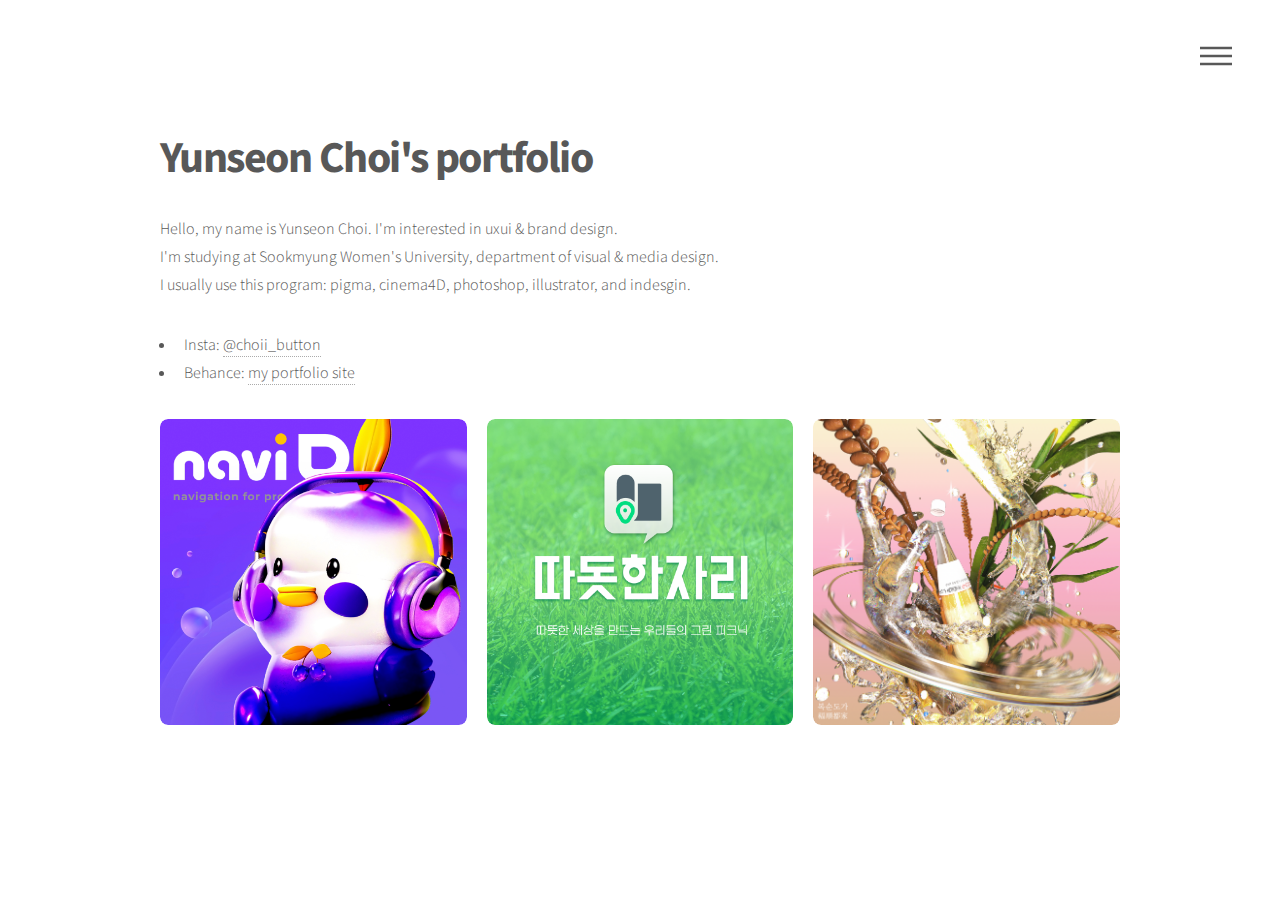
<file: index.html>
<!DOCTYPE HTML>

<html>
	<head>
		<title>Yunseon Choi's Portfolio</title>
		<meta charset="utf-8" />
		<meta name="viewport" content="width=device-width, initial-scale=1, user-scalable=no" />
		<link rel="stylesheet" href="assets/css/main.css" />
		<noscript><link rel="stylesheet" href="assets/css/noscript.css" /></noscript>
	</head>
	<body class="is-preload">
		<!-- Wrapper -->
			<div id="wrapper">

				<!-- Header -->
					<header id="header">
						<div class="inner">

							<!-- Logo -->
								<!-- <a href="home.html" class="logo">
									<span class="symbol"><img src="images/logo.svg" alt="" /></span><span class="title">Phantom</span>
								</a> -->

							<!-- Nav -->
								<nav>
									<ul>
										<li><a href="#menu">Menu</a></li>
									</ul>
								</nav>

						</div>
					</header>

				<!-- Menu -->
					<nav id="menu">
						<h2>Menu</h2>
						<ul>
							<li><a href="index.html">Home</a></li>
							<li><a href="naviD.html">interactive media design 1</a></li>
							<!-- <li><a href="inter2.html">interactive media design 2</a></li> -->
							
						</ul>
					</nav>

				<!-- Main -->
					<div id="main">
						<div class="inner">
							<header>
								<h1>Yunseon Choi's portfolio</h1>
								<p>Hello, my name is Yunseon Choi. I'm interested in uxui & brand design.<br>
									I'm studying at Sookmyung Women's University, department of visual & media design.<br>
									I usually use this program: pigma, cinema4D, photoshop, illustrator, and indesgin.<br>
									<ul>
									<li>Insta: <a href="https://www.instagram.com/choii_button/"> @choii_button</a></li>
									<li>Behance: <a href="https://www.behance.net/sunny0102236c7"> my portfolio site</a></li>
									</ul>

								</p>
							</header>
							<section class="tiles">
								<article class="style1">
									<span class="image">
										<img src="images/naviD/naviD-thumbnail.png" alt="" />
									</span>
								
									<a href="naviD.html">
										<h2>navi D</h2>
										<div class="content">
											<p>예비 디자이너의 온라인 강의 학습 도움 앱 기획과 디자인</p>
										</div>
									</a>
									<!-- <p>navi D: 예비 디자이너의 온라인 학습 도움 어플리케이션</p> -->
								</article>

								<article class="style1">
									<span class="image">
										<img src="images/blanket/thumb.png" alt="" />
									</span>
								
									<a href="blanket.html">
										<h2>따돗한자리</h2>
										<div class="content">
											<p>공원 내 일회용 돗자리 순환 시스템 캠페인 기획</p>
										</div>
									</a>
								</article>

								<article class="style1">
									<span class="image">
										<img src="boksun.png" alt="" />
									</span>
								
									<a href="">
										<h2>복순도가 그래픽 아트워크(외주)</h2>
										<div class="content">
											<p>복순도가의 스파클링 누룩을 표현합니다</p>
										</div>
									</a>
									<!-- <p>navi D: 예비 디자이너의 온라인 학습 도움 어플리케이션</p> -->
								</article>

								<!-- <article class="style1">
									<span class="image">
										<img src="images/ghost/xa.png" alt="" />
									</span>
								
									<a href="blanket.html">
										<h2>고스트팬텀체 글꼴견본집</h2>
										<div class="content">
											<p>도깨비가 가지고 노는 불씨의 형상 모티브의 글꼴 견본집</p>
										</div>
									</a>
									<p>navi D: 예비 디자이너의 온라인 학습 도움 어플리케이션</p> -->
								<!-- </article> -->
						
							</section>
						</div>
					</div>

			</div>

		<!-- Scripts -->
			<script src="assets/js/jquery.min.js"></script>
			<script src="assets/js/browser.min.js"></script>
			<script src="assets/js/breakpoints.min.js"></script>
			<script src="assets/js/util.js"></script>
			<script src="assets/js/main.js"></script>

	</body>
</html>
</file>
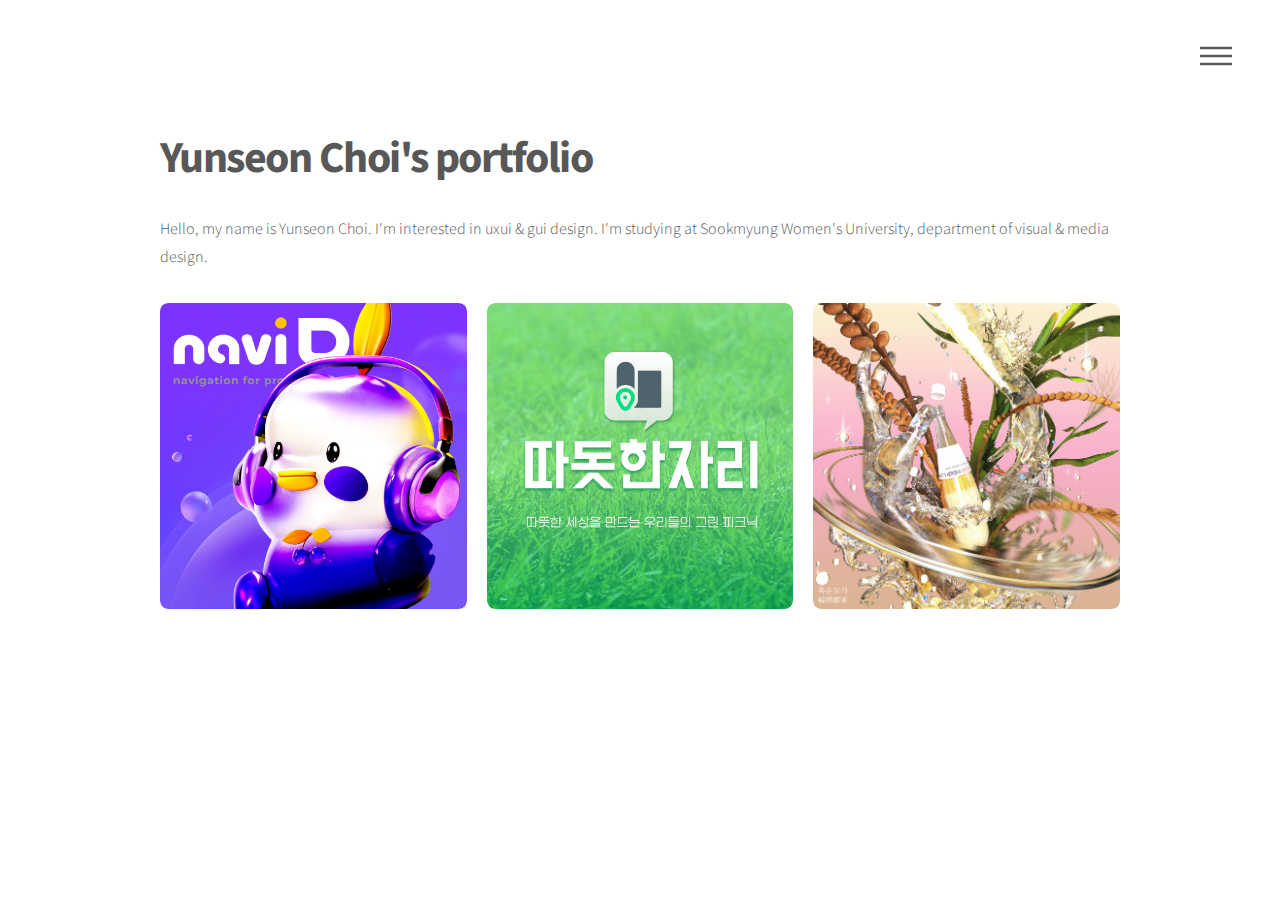
<file: portfolio_real/index.html>
<!DOCTYPE HTML>

<html>
	<head>
		<title>Yunseon Choi's Portfolio</title>
		<meta charset="utf-8" />
		<meta name="viewport" content="width=device-width, initial-scale=1, user-scalable=no" />
		<link rel="stylesheet" href="assets/css/main.css" />
		<noscript><link rel="stylesheet" href="assets/css/noscript.css" /></noscript>
	</head>
	<body class="is-preload">
		<!-- Wrapper -->
			<div id="wrapper">

				<!-- Header -->
					<header id="header">
						<div class="inner">

							<!-- Logo -->
								<!-- <a href="home.html" class="logo">
									<span class="symbol"><img src="images/logo.svg" alt="" /></span><span class="title">Phantom</span>
								</a> -->

							<!-- Nav -->
								<nav>
									<ul>
										<li><a href="#menu">Menu</a></li>
									</ul>
								</nav>

						</div>
					</header>

				<!-- Menu -->
					<nav id="menu">
						<h2>Menu</h2>
						<ul>
							<li><a href="index.html">Home</a></li>
							<li><a href="naviD.html">interactive media design 1</a></li>
							<li><a href="inter2.html">interactive media design 2</a></li>
							
						</ul>
					</nav>

				<!-- Main -->
					<div id="main">
						<div class="inner">
							<header>
								<h1>Yunseon Choi's portfolio</h1>
								<p>Hello, my name is Yunseon Choi. I'm interested in uxui & gui design.
									I'm studying at Sookmyung Women's University, department of visual & media design.
								</p>
							</header>
							<section class="tiles">
								<article class="style1">
									<span class="image">
										<img src="images/naviD/naviD-thumbnail.png" alt="" />
									</span>
								
									<a href="naviD.html">
										<h2>navi D</h2>
										<div class="content">
											<p>예비 디자이너의 온라인 강의 학습 도움 앱 기획과 디자인</p>
										</div>
									</a>
									<!-- <p>navi D: 예비 디자이너의 온라인 학습 도움 어플리케이션</p> -->
								</article>

								<article class="style1">
									<span class="image">
										<img src="images/blanket/thumb.png" alt="" />
									</span>
								
									<a href="blanket.html">
										<h2>따돗한자리</h2>
										<div class="content">
											<p>공원 내 일회용 돗자리 순환 시스템 캠페인 기획</p>
										</div>
									</a>
									<!-- <p>navi D: 예비 디자이너의 온라인 학습 도움 어플리케이션</p> -->
								</article>

								<article class="style1">
									<span class="image">
										<img src="images/boksun.png" alt="" />
									</span>
								
									<a href="blanket.html">
										<h2>복순도가 그래픽 아트워크(외주)</h2>
										<div class="content">
											<p>복순도가의 스파클링 누룩을 표현합니다</p>
										</div>
									</a>
									<!-- <p>navi D: 예비 디자이너의 온라인 학습 도움 어플리케이션</p> -->
								</article>
						
							</section>
						</div>
					</div>

				<!-- Footer -->
					<!-- <footer id="footer">
						<div class="inner">
							<section>
								<h2>Get in touch</h2>
								<form method="post" action="#">
									<div class="fields">
										<div class="field half">
											<input type="text" name="name" id="name" placeholder="Name" />
										</div>
										<div class="field half">
											<input type="email" name="email" id="email" placeholder="Email" />
										</div>
										<div class="field">
											<textarea name="message" id="message" placeholder="Message"></textarea>
										</div>
									</div>
									<ul class="actions">
										<li><input type="submit" value="Send" class="primary" /></li>
									</ul>
								</form>
							</section>
							<section>
								<h2>Follow</h2>
								<ul class="icons">
									<li><a href="#" class="icon brands style2 fa-twitter"><span class="label">Twitter</span></a></li>
									<li><a href="#" class="icon brands style2 fa-facebook-f"><span class="label">Facebook</span></a></li>
									<li><a href="#" class="icon brands style2 fa-instagram"><span class="label">Instagram</span></a></li>
									<li><a href="#" class="icon brands style2 fa-dribbble"><span class="label">Dribbble</span></a></li>
									<li><a href="#" class="icon brands style2 fa-github"><span class="label">GitHub</span></a></li>
									<li><a href="#" class="icon brands style2 fa-500px"><span class="label">500px</span></a></li>
									<li><a href="#" class="icon solid style2 fa-phone"><span class="label">Phone</span></a></li>
									<li><a href="#" class="icon solid style2 fa-envelope"><span class="label">Email</span></a></li>
								</ul>
							</section>
							<ul class="copyright">
								<li>&copy; Untitled. All rights reserved</li><li>Design: <a href="http://html5up.net">HTML5 UP</a></li>
							</ul>
						</div>
					</footer> -->

			</div>

		<!-- Scripts -->
			<script src="assets/js/jquery.min.js"></script>
			<script src="assets/js/browser.min.js"></script>
			<script src="assets/js/breakpoints.min.js"></script>
			<script src="assets/js/util.js"></script>
			<script src="assets/js/main.js"></script>

	</body>
</html>
</file>
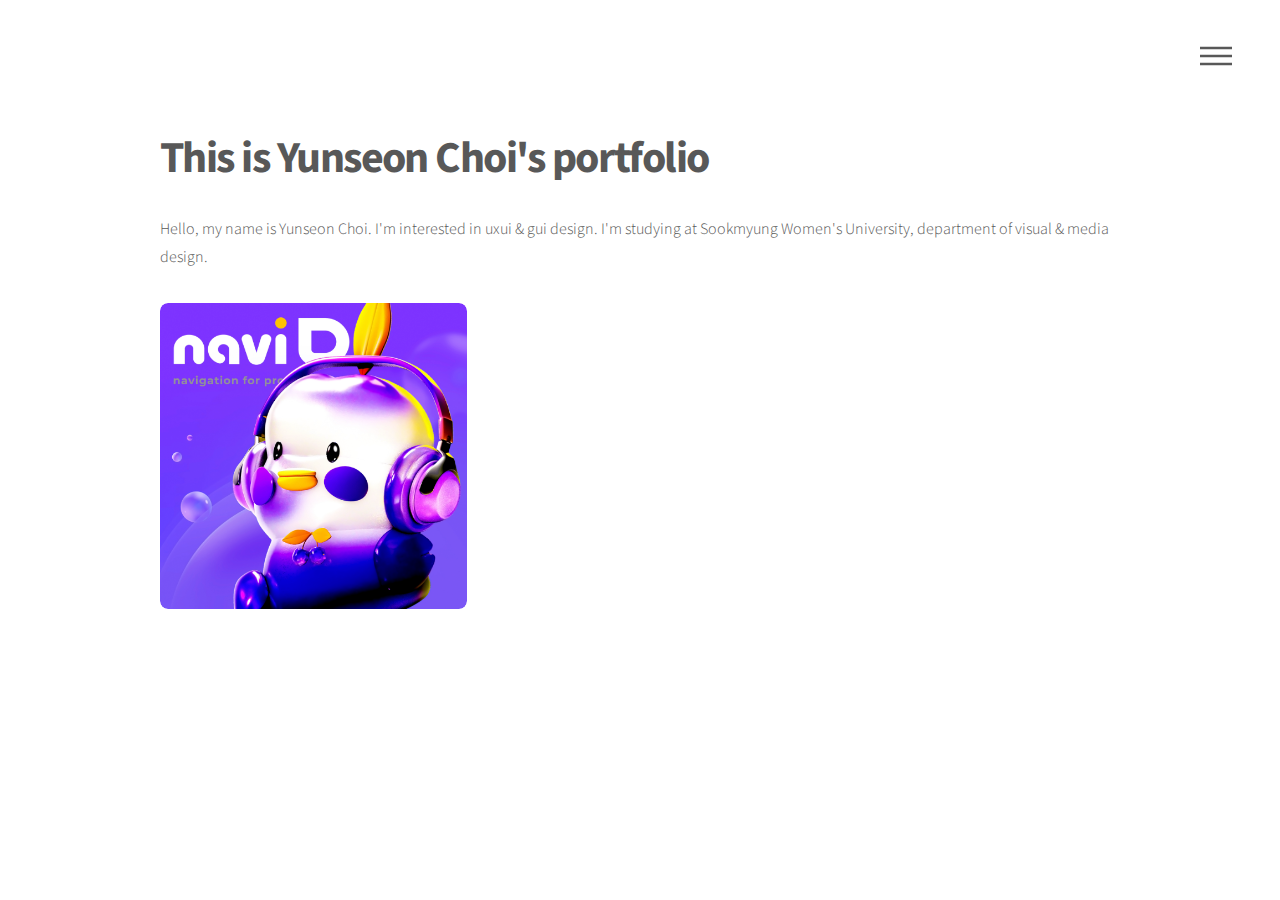
<file: home.html>
<!DOCTYPE HTML>
<!--
	Phantom by HTML5 UP
	html5up.net | @ajlkn
	Free for personal and commercial use under the CCA 3.0 license (html5up.net/license)
-->
<html>
	<head>
		<title>Yunseon Choi's Portfolio</title>
		<meta charset="utf-8" />
		<meta name="viewport" content="width=device-width, initial-scale=1, user-scalable=no" />
		<link rel="stylesheet" href="assets/css/main.css" />
		<noscript><link rel="stylesheet" href="assets/css/noscript.css" /></noscript>
	</head>
	<body class="is-preload">
		<!-- Wrapper -->
			<div id="wrapper">

				<!-- Header -->
					<header id="header">
						<div class="inner">

							<!-- Logo -->
								<!-- <a href="home.html" class="logo">
									<span class="symbol"><img src="images/logo.svg" alt="" /></span><span class="title">Phantom</span>
								</a> -->

							<!-- Nav -->
								<nav>
									<ul>
										<li><a href="#menu">Menu</a></li>
									</ul>
								</nav>

						</div>
					</header>

				<!-- Menu -->
					<nav id="menu">
						<h2>Menu</h2>
						<ul>
							<li><a href="home.html">Home</a></li>
							<li><a href="naviD.html">interactive media design 1</a></li>
							<li><a href="inter2.html">interactive media design 2</a></li>
							
						</ul>
					</nav>

				<!-- Main -->
					<div id="main">
						<div class="inner">
							<header>
								<h1>This is Yunseon Choi's portfolio</h1>
								<p>Hello, my name is Yunseon Choi. I'm interested in uxui & gui design.
									I'm studying at Sookmyung Women's University, department of visual & media design.
								</p>
							</header>
							<section class="tiles">
								<article class="style1">
									<span class="image">
										<img src="images/naviD/naviD-thumbnail.png" alt="" />
									</span>
								
									<a href="naviD.html">
										<h2>navi D</h2>
										<div class="content">
											<p>예비 디자이너의 온라인 강의 학습 도움 앱 기획과 디자인</p>
										</div>
									</a>
									<!-- <p>navi D: 예비 디자이너의 온라인 학습 도움 어플리케이션</p> -->
								</article>
								
							</section>
						</div>
					</div>

				<!-- Footer -->
					<!-- <footer id="footer">
						<div class="inner">
							<section>
								<h2>Get in touch</h2>
								<form method="post" action="#">
									<div class="fields">
										<div class="field half">
											<input type="text" name="name" id="name" placeholder="Name" />
										</div>
										<div class="field half">
											<input type="email" name="email" id="email" placeholder="Email" />
										</div>
										<div class="field">
											<textarea name="message" id="message" placeholder="Message"></textarea>
										</div>
									</div>
									<ul class="actions">
										<li><input type="submit" value="Send" class="primary" /></li>
									</ul>
								</form>
							</section>
							<section>
								<h2>Follow</h2>
								<ul class="icons">
									<li><a href="#" class="icon brands style2 fa-twitter"><span class="label">Twitter</span></a></li>
									<li><a href="#" class="icon brands style2 fa-facebook-f"><span class="label">Facebook</span></a></li>
									<li><a href="#" class="icon brands style2 fa-instagram"><span class="label">Instagram</span></a></li>
									<li><a href="#" class="icon brands style2 fa-dribbble"><span class="label">Dribbble</span></a></li>
									<li><a href="#" class="icon brands style2 fa-github"><span class="label">GitHub</span></a></li>
									<li><a href="#" class="icon brands style2 fa-500px"><span class="label">500px</span></a></li>
									<li><a href="#" class="icon solid style2 fa-phone"><span class="label">Phone</span></a></li>
									<li><a href="#" class="icon solid style2 fa-envelope"><span class="label">Email</span></a></li>
								</ul>
							</section>
							<ul class="copyright">
								<li>&copy; Untitled. All rights reserved</li><li>Design: <a href="http://html5up.net">HTML5 UP</a></li>
							</ul>
						</div>
					</footer> -->

			</div>

		<!-- Scripts -->
			<script src="assets/js/jquery.min.js"></script>
			<script src="assets/js/browser.min.js"></script>
			<script src="assets/js/breakpoints.min.js"></script>
			<script src="assets/js/util.js"></script>
			<script src="assets/js/main.js"></script>

	</body>
</html>
</file>
<file: assets/css/noscript.css>
/*
	Phantom by HTML5 UP
	html5up.net | @ajlkn
	Free for personal and commercial use under the CCA 3.0 license (html5up.net/license)
*/

/* Tiles */

	body.is-preload .tiles article {
		-moz-transform: none;
		-webkit-transform: none;
		-ms-transform: none;
		transform: none;
		opacity: 1;
	}
</file>
<file: portfolio_real/assets/css/noscript.css>
/*
	Phantom by HTML5 UP
	html5up.net | @ajlkn
	Free for personal and commercial use under the CCA 3.0 license (html5up.net/license)
*/

/* Tiles */

	body.is-preload .tiles article {
		-moz-transform: none;
		-webkit-transform: none;
		-ms-transform: none;
		transform: none;
		opacity: 1;
	}
</file>
<file: assets/css/main.css>
@import url(fontawesome-all.min.css);
@import url("https://fonts.googleapis.com/css?family=Source+Sans+Pro:300,700,900");

/*
	Phantom by HTML5 UP
	html5up.net | @ajlkn
	Free for personal and commercial use under the CCA 3.0 license (html5up.net/license)
*/

html, body, div, span, applet, object,
iframe, h1, h2, h3, h4, h5, h6, p, blockquote,
pre, a, abbr, acronym, address, big, cite,
code, del, dfn, em, img, ins, kbd, q, s, samp,
small, strike, strong, sub, sup, tt, var, b,
u, i, center, dl, dt, dd, ol, ul, li, fieldset,
form, label, legend, table, caption, tbody,
tfoot, thead, tr, th, td, article, aside,
canvas, details, embed, figure, figcaption,
footer, header, hgroup, menu, nav, output, ruby,
section, summary, time, mark, audio, video {
	margin: 0;
	padding: 0;
	border: 0;
	font-size: 100%;
	font: inherit;
	vertical-align: baseline;}

article, aside, details, figcaption, figure,
footer, header, hgroup, menu, nav, section {
	display: block;}

body {
	line-height: 1;
}

ol, ul {
	list-style: none;
}

blockquote, q {
	quotes: none;
}

	blockquote:before, blockquote:after, q:before, q:after {
		content: '';
		content: none;
	}

table {
	border-collapse: collapse;
	border-spacing: 0;
}

body {
	-webkit-text-size-adjust: none;
}

mark {
	background-color: transparent;
	color: inherit;
}

input::-moz-focus-inner {
	border: 0;
	padding: 0;
}

input, select, textarea {
	-moz-appearance: none;
	-webkit-appearance: none;
	-ms-appearance: none;
	appearance: none;
}

/* Basic */

	@-ms-viewport {
		width: device-width;
	}

	body {
		-ms-overflow-style: scrollbar;
	}

	@media screen and (max-width: 480px) {

		html, body {
			min-width: 320px;
		}

	}

	html {
		box-sizing: border-box;
	}

	*, *:before, *:after {
		box-sizing: inherit;
	}

	body {
		background: #ffffff;
	}

		body.is-preload *, body.is-preload *:before, body.is-preload *:after {
			-moz-animation: none !important;
			-webkit-animation: none !important;
			-ms-animation: none !important;
			animation: none !important;
			-moz-transition: none !important;
			-webkit-transition: none !important;
			-ms-transition: none !important;
			transition: none !important;
		}

/* Type */

	body, input, select, textarea {
		color: #585858;
		font-family: "Source Sans Pro", Helvetica, sans-serif;
		font-size: 16pt;
		font-weight: 300;
		line-height: 1.75;
	}

		@media screen and (max-width: 1680px) {

			body, input, select, textarea {
				font-size: 14pt;
			}

		}

		@media screen and (max-width: 1280px) {

			body, input, select, textarea {
				font-size: 12pt;
			}

		}

	a {
		-moz-transition: border-bottom-color 0.2s ease, color 0.2s ease;
		-webkit-transition: border-bottom-color 0.2s ease, color 0.2s ease;
		-ms-transition: border-bottom-color 0.2s ease, color 0.2s ease;
		transition: border-bottom-color 0.2s ease, color 0.2s ease;
		text-decoration: none;
		color: #585858;
		border-bottom: dotted 1px rgba(88, 88, 88, 0.5);
	}

		a:hover {
			border-bottom-color: transparent;
			color: #f2849e !important;
		}

	strong, b {
		font-weight: 900;
	}

	em, i {
		font-style: italic;
	}

	p {
		margin: 0 0 2em 0;
	}

	h1 {
		font-size: 2.75em;
		font-weight: 700;
		line-height: 1.3;
		margin: 0 0 1em 0;
		letter-spacing: -0.035em;
	}

		h1 a {
			color: inherit;
		}

		@media screen and (max-width: 736px) {

			h1 {
				font-size: 2em;
				margin: 0 0 1em 0;
			}

		}

		@media screen and (max-width: 360px) {

			h1 {
				font-size: 1.75em;
			}

		}

	h2, h3, h4, h5, h6 {
		font-weight: 900;
		line-height: 1.5;
		margin: 0 0 2em 0;
		text-transform: uppercase;
		letter-spacing: 0.35em;
	}

		h2 a, h3 a, h4 a, h5 a, h6 a {
			color: inherit;
		}

	h2 {
		font-size: 1.1em;
	}

	h3 {
		font-size: 1em;
	}

	h4 {
		font-size: 0.8em;
	}

	h5 {
		font-size: 0.8em;
	}

	h6 {
		font-size: 0.8em;
	}

	@media screen and (max-width: 980px) {

		h1 br, h2 br, h3 br, h4 br, h5 br, h6 br {
			display: none;
		}

	}

	@media screen and (max-width: 736px) {

		h2 {
			font-size: 1em;
		}

		h3 {
			font-size: 0.8em;
		}

	}

	sub {
		font-size: 0.8em;
		position: relative;
		top: 0.5em;
	}

	sup {
		font-size: 0.8em;
		position: relative;
		top: -0.5em;
	}

	blockquote {
		border-left: solid 4px #c9c9c9;
		font-style: italic;
		margin: 0 0 2em 0;
		padding: 0.5em 0 0.5em 2em;
	}

	code {
		background: rgba(144, 144, 144, 0.075);
		border-radius: 4px;
		border: solid 1px #c9c9c9;
		font-family: "Courier New", monospace;
		font-size: 0.9em;
		margin: 0 0.25em;
		padding: 0.25em 0.65em;
	}

	pre {
		-webkit-overflow-scrolling: touch;
		font-family: "Courier New", monospace;
		font-size: 0.9em;
		margin: 0 0 2em 0;
	}

		pre code {
			display: block;
			line-height: 1.75;
			padding: 1em 1.5em;
			overflow-x: auto;
		}

	hr {
		border: 0;
		border-bottom: solid 1px #c9c9c9;
		margin: 2em 0;
	}

		hr.major {
			margin: 3em 0;
		}

	.align-left {
		text-align: left;
	}

	.align-center {
		text-align: center;
	}

	.align-right {
		text-align: right;
	}

/* Row */

	.row {
		display: flex;
		flex-wrap: wrap;
		box-sizing: border-box;
		align-items: stretch;
	}

		.row > * {
			box-sizing: border-box;
		}

		.row.gtr-uniform > * > :last-child {
			margin-bottom: 0;
		}

		.row.aln-left {
			justify-content: flex-start;
		}

		.row.aln-center {
			justify-content: center;
		}

		.row.aln-right {
			justify-content: flex-end;
		}

		.row.aln-top {
			align-items: flex-start;
		}

		.row.aln-middle {
			align-items: center;
		}

		.row.aln-bottom {
			align-items: flex-end;
		}

		.row > .imp {
			order: -1;
		}

		.row > .col-1 {
			width: 8.33333%;
		}

		.row > .off-1 {
			margin-left: 8.33333%;
		}

		.row > .col-2 {
			width: 16.66667%;
		}

		.row > .off-2 {
			margin-left: 16.66667%;
		}

		.row > .col-3 {
			width: 25%;
		}

		.row > .off-3 {
			margin-left: 25%;
		}

		.row > .col-4 {
			width: 33.33333%;
		}

		.row > .off-4 {
			margin-left: 33.33333%;
		}

		.row > .col-5 {
			width: 41.66667%;
		}

		.row > .off-5 {
			margin-left: 41.66667%;
		}

		.row > .col-6 {
			width: 50%;
		}

		.row > .off-6 {
			margin-left: 50%;
		}

		.row > .col-7 {
			width: 58.33333%;
		}

		.row > .off-7 {
			margin-left: 58.33333%;
		}

		.row > .col-8 {
			width: 66.66667%;
		}

		.row > .off-8 {
			margin-left: 66.66667%;
		}

		.row > .col-9 {
			width: 75%;
		}

		.row > .off-9 {
			margin-left: 75%;
		}

		.row > .col-10 {
			width: 83.33333%;
		}

		.row > .off-10 {
			margin-left: 83.33333%;
		}

		.row > .col-11 {
			width: 91.66667%;
		}

		.row > .off-11 {
			margin-left: 91.66667%;
		}

		.row > .col-12 {
			width: 100%;
		}

		.row > .off-12 {
			margin-left: 100%;
		}

		.row.gtr-0 {
			margin-top: 0;
			margin-left: 0em;
		}

			.row.gtr-0 > * {
				padding: 0 0 0 0em;
			}

			.row.gtr-0.gtr-uniform {
				margin-top: 0em;
			}

				.row.gtr-0.gtr-uniform > * {
					padding-top: 0em;
				}

		.row.gtr-25 {
			margin-top: 0;
			margin-left: -0.5em;
		}

			.row.gtr-25 > * {
				padding: 0 0 0 0.5em;
			}

			.row.gtr-25.gtr-uniform {
				margin-top: -0.5em;
			}

				.row.gtr-25.gtr-uniform > * {
					padding-top: 0.5em;
				}

		.row.gtr-50 {
			margin-top: 0;
			margin-left: -1em;
		}

			.row.gtr-50 > * {
				padding: 0 0 0 1em;
			}

			.row.gtr-50.gtr-uniform {
				margin-top: -1em;
			}

				.row.gtr-50.gtr-uniform > * {
					padding-top: 1em;
				}

		.row {
			margin-top: 0;
			margin-left: -2em;
		}

			.row > * {
				padding: 0 0 0 2em;
			}

			.row.gtr-uniform {
				margin-top: -2em;
			}

				.row.gtr-uniform > * {
					padding-top: 2em;
				}

		.row.gtr-150 {
			margin-top: 0;
			margin-left: -3em;
		}

			.row.gtr-150 > * {
				padding: 0 0 0 3em;
			}

			.row.gtr-150.gtr-uniform {
				margin-top: -3em;
			}

				.row.gtr-150.gtr-uniform > * {
					padding-top: 3em;
				}

		.row.gtr-200 {
			margin-top: 0;
			margin-left: -4em;
		}

			.row.gtr-200 > * {
				padding: 0 0 0 4em;
			}

			.row.gtr-200.gtr-uniform {
				margin-top: -4em;
			}

				.row.gtr-200.gtr-uniform > * {
					padding-top: 4em;
				}

		@media screen and (max-width: 1680px) {

			.row {
				display: flex;
				flex-wrap: wrap;
				box-sizing: border-box;
				align-items: stretch;
			}

				.row > * {
					box-sizing: border-box;
				}

				.row.gtr-uniform > * > :last-child {
					margin-bottom: 0;
				}

				.row.aln-left {
					justify-content: flex-start;
				}

				.row.aln-center {
					justify-content: center;
				}

				.row.aln-right {
					justify-content: flex-end;
				}

				.row.aln-top {
					align-items: flex-start;
				}

				.row.aln-middle {
					align-items: center;
				}

				.row.aln-bottom {
					align-items: flex-end;
				}

				.row > .imp-xlarge {
					order: -1;
				}

				.row > .col-1-xlarge {
					width: 8.33333%;
				}

				.row > .off-1-xlarge {
					margin-left: 8.33333%;
				}

				.row > .col-2-xlarge {
					width: 16.66667%;
				}

				.row > .off-2-xlarge {
					margin-left: 16.66667%;
				}

				.row > .col-3-xlarge {
					width: 25%;
				}

				.row > .off-3-xlarge {
					margin-left: 25%;
				}

				.row > .col-4-xlarge {
					width: 33.33333%;
				}

				.row > .off-4-xlarge {
					margin-left: 33.33333%;
				}

				.row > .col-5-xlarge {
					width: 41.66667%;
				}

				.row > .off-5-xlarge {
					margin-left: 41.66667%;
				}

				.row > .col-6-xlarge {
					width: 50%;
				}

				.row > .off-6-xlarge {
					margin-left: 50%;
				}

				.row > .col-7-xlarge {
					width: 58.33333%;
				}

				.row > .off-7-xlarge {
					margin-left: 58.33333%;
				}

				.row > .col-8-xlarge {
					width: 66.66667%;
				}

				.row > .off-8-xlarge {
					margin-left: 66.66667%;
				}

				.row > .col-9-xlarge {
					width: 75%;
				}

				.row > .off-9-xlarge {
					margin-left: 75%;
				}

				.row > .col-10-xlarge {
					width: 83.33333%;
				}

				.row > .off-10-xlarge {
					margin-left: 83.33333%;
				}

				.row > .col-11-xlarge {
					width: 91.66667%;
				}

				.row > .off-11-xlarge {
					margin-left: 91.66667%;
				}

				.row > .col-12-xlarge {
					width: 100%;
				}

				.row > .off-12-xlarge {
					margin-left: 100%;
				}

				.row.gtr-0 {
					margin-top: 0;
					margin-left: 0em;
				}

					.row.gtr-0 > * {
						padding: 0 0 0 0em;
					}

					.row.gtr-0.gtr-uniform {
						margin-top: 0em;
					}

						.row.gtr-0.gtr-uniform > * {
							padding-top: 0em;
						}

				.row.gtr-25 {
					margin-top: 0;
					margin-left: -0.5em;
				}

					.row.gtr-25 > * {
						padding: 0 0 0 0.5em;
					}

					.row.gtr-25.gtr-uniform {
						margin-top: -0.5em;
					}

						.row.gtr-25.gtr-uniform > * {
							padding-top: 0.5em;
						}

				.row.gtr-50 {
					margin-top: 0;
					margin-left: -1em;
				}

					.row.gtr-50 > * {
						padding: 0 0 0 1em;
					}

					.row.gtr-50.gtr-uniform {
						margin-top: -1em;
					}

						.row.gtr-50.gtr-uniform > * {
							padding-top: 1em;
						}

				.row {
					margin-top: 0;
					margin-left: -2em;
				}

					.row > * {
						padding: 0 0 0 2em;
					}

					.row.gtr-uniform {
						margin-top: -2em;
					}

						.row.gtr-uniform > * {
							padding-top: 2em;
						}

				.row.gtr-150 {
					margin-top: 0;
					margin-left: -3em;
				}

					.row.gtr-150 > * {
						padding: 0 0 0 3em;
					}

					.row.gtr-150.gtr-uniform {
						margin-top: -3em;
					}

						.row.gtr-150.gtr-uniform > * {
							padding-top: 3em;
						}

				.row.gtr-200 {
					margin-top: 0;
					margin-left: -4em;
				}

					.row.gtr-200 > * {
						padding: 0 0 0 4em;
					}

					.row.gtr-200.gtr-uniform {
						margin-top: -4em;
					}

						.row.gtr-200.gtr-uniform > * {
							padding-top: 4em;
						}

		}

		@media screen and (max-width: 1280px) {

			.row {
				display: flex;
				flex-wrap: wrap;
				box-sizing: border-box;
				align-items: stretch;
			}

				.row > * {
					box-sizing: border-box;
				}

				.row.gtr-uniform > * > :last-child {
					margin-bottom: 0;
				}

				.row.aln-left {
					justify-content: flex-start;
				}

				.row.aln-center {
					justify-content: center;
				}

				.row.aln-right {
					justify-content: flex-end;
				}

				.row.aln-top {
					align-items: flex-start;
				}

				.row.aln-middle {
					align-items: center;
				}

				.row.aln-bottom {
					align-items: flex-end;
				}

				.row > .imp-large {
					order: -1;
				}

				.row > .col-1-large {
					width: 8.33333%;
				}

				.row > .off-1-large {
					margin-left: 8.33333%;
				}

				.row > .col-2-large {
					width: 16.66667%;
				}

				.row > .off-2-large {
					margin-left: 16.66667%;
				}

				.row > .col-3-large {
					width: 25%;
				}

				.row > .off-3-large {
					margin-left: 25%;
				}

				.row > .col-4-large {
					width: 33.33333%;
				}

				.row > .off-4-large {
					margin-left: 33.33333%;
				}

				.row > .col-5-large {
					width: 41.66667%;
				}

				.row > .off-5-large {
					margin-left: 41.66667%;
				}

				.row > .col-6-large {
					width: 50%;
				}

				.row > .off-6-large {
					margin-left: 50%;
				}

				.row > .col-7-large {
					width: 58.33333%;
				}

				.row > .off-7-large {
					margin-left: 58.33333%;
				}

				.row > .col-8-large {
					width: 66.66667%;
				}

				.row > .off-8-large {
					margin-left: 66.66667%;
				}

				.row > .col-9-large {
					width: 75%;
				}

				.row > .off-9-large {
					margin-left: 75%;
				}

				.row > .col-10-large {
					width: 83.33333%;
				}

				.row > .off-10-large {
					margin-left: 83.33333%;
				}

				.row > .col-11-large {
					width: 91.66667%;
				}

				.row > .off-11-large {
					margin-left: 91.66667%;
				}

				.row > .col-12-large {
					width: 100%;
				}

				.row > .off-12-large {
					margin-left: 100%;
				}

				.row.gtr-0 {
					margin-top: 0;
					margin-left: 0em;
				}

					.row.gtr-0 > * {
						padding: 0 0 0 0em;
					}

					.row.gtr-0.gtr-uniform {
						margin-top: 0em;
					}

						.row.gtr-0.gtr-uniform > * {
							padding-top: 0em;
						}

				.row.gtr-25 {
					margin-top: 0;
					margin-left: -0.5em;
				}

					.row.gtr-25 > * {
						padding: 0 0 0 0.5em;
					}

					.row.gtr-25.gtr-uniform {
						margin-top: -0.5em;
					}

						.row.gtr-25.gtr-uniform > * {
							padding-top: 0.5em;
						}

				.row.gtr-50 {
					margin-top: 0;
					margin-left: -1em;
				}

					.row.gtr-50 > * {
						padding: 0 0 0 1em;
					}

					.row.gtr-50.gtr-uniform {
						margin-top: -1em;
					}

						.row.gtr-50.gtr-uniform > * {
							padding-top: 1em;
						}

				.row {
					margin-top: 0;
					margin-left: -2em;
				}

					.row > * {
						padding: 0 0 0 2em;
					}

					.row.gtr-uniform {
						margin-top: -2em;
					}

						.row.gtr-uniform > * {
							padding-top: 2em;
						}

				.row.gtr-150 {
					margin-top: 0;
					margin-left: -3em;
				}

					.row.gtr-150 > * {
						padding: 0 0 0 3em;
					}

					.row.gtr-150.gtr-uniform {
						margin-top: -3em;
					}

						.row.gtr-150.gtr-uniform > * {
							padding-top: 3em;
						}

				.row.gtr-200 {
					margin-top: 0;
					margin-left: -4em;
				}

					.row.gtr-200 > * {
						padding: 0 0 0 4em;
					}

					.row.gtr-200.gtr-uniform {
						margin-top: -4em;
					}

						.row.gtr-200.gtr-uniform > * {
							padding-top: 4em;
						}

		}

		@media screen and (max-width: 980px) {

			.row {
				display: flex;
				flex-wrap: wrap;
				box-sizing: border-box;
				align-items: stretch;
			}

				.row > * {
					box-sizing: border-box;
				}

				.row.gtr-uniform > * > :last-child {
					margin-bottom: 0;
				}

				.row.aln-left {
					justify-content: flex-start;
				}

				.row.aln-center {
					justify-content: center;
				}

				.row.aln-right {
					justify-content: flex-end;
				}

				.row.aln-top {
					align-items: flex-start;
				}

				.row.aln-middle {
					align-items: center;
				}

				.row.aln-bottom {
					align-items: flex-end;
				}

				.row > .imp-medium {
					order: -1;
				}

				.row > .col-1-medium {
					width: 8.33333%;
				}

				.row > .off-1-medium {
					margin-left: 8.33333%;
				}

				.row > .col-2-medium {
					width: 16.66667%;
				}

				.row > .off-2-medium {
					margin-left: 16.66667%;
				}

				.row > .col-3-medium {
					width: 25%;
				}

				.row > .off-3-medium {
					margin-left: 25%;
				}

				.row > .col-4-medium {
					width: 33.33333%;
				}

				.row > .off-4-medium {
					margin-left: 33.33333%;
				}

				.row > .col-5-medium {
					width: 41.66667%;
				}

				.row > .off-5-medium {
					margin-left: 41.66667%;
				}

				.row > .col-6-medium {
					width: 50%;
				}

				.row > .off-6-medium {
					margin-left: 50%;
				}

				.row > .col-7-medium {
					width: 58.33333%;
				}

				.row > .off-7-medium {
					margin-left: 58.33333%;
				}

				.row > .col-8-medium {
					width: 66.66667%;
				}

				.row > .off-8-medium {
					margin-left: 66.66667%;
				}

				.row > .col-9-medium {
					width: 75%;
				}

				.row > .off-9-medium {
					margin-left: 75%;
				}

				.row > .col-10-medium {
					width: 83.33333%;
				}

				.row > .off-10-medium {
					margin-left: 83.33333%;
				}

				.row > .col-11-medium {
					width: 91.66667%;
				}

				.row > .off-11-medium {
					margin-left: 91.66667%;
				}

				.row > .col-12-medium {
					width: 100%;
				}

				.row > .off-12-medium {
					margin-left: 100%;
				}

				.row.gtr-0 {
					margin-top: 0;
					margin-left: 0em;
				}

					.row.gtr-0 > * {
						padding: 0 0 0 0em;
					}

					.row.gtr-0.gtr-uniform {
						margin-top: 0em;
					}

						.row.gtr-0.gtr-uniform > * {
							padding-top: 0em;
						}

				.row.gtr-25 {
					margin-top: 0;
					margin-left: -0.375em;
				}

					.row.gtr-25 > * {
						padding: 0 0 0 0.375em;
					}

					.row.gtr-25.gtr-uniform {
						margin-top: -0.375em;
					}

						.row.gtr-25.gtr-uniform > * {
							padding-top: 0.375em;
						}

				.row.gtr-50 {
					margin-top: 0;
					margin-left: -0.75em;
				}

					.row.gtr-50 > * {
						padding: 0 0 0 0.75em;
					}

					.row.gtr-50.gtr-uniform {
						margin-top: -0.75em;
					}

						.row.gtr-50.gtr-uniform > * {
							padding-top: 0.75em;
						}

				.row {
					margin-top: 0;
					margin-left: -1.5em;
				}

					.row > * {
						padding: 0 0 0 1.5em;
					}

					.row.gtr-uniform {
						margin-top: -1.5em;
					}

						.row.gtr-uniform > * {
							padding-top: 1.5em;
						}

				.row.gtr-150 {
					margin-top: 0;
					margin-left: -2.25em;
				}

					.row.gtr-150 > * {
						padding: 0 0 0 2.25em;
					}

					.row.gtr-150.gtr-uniform {
						margin-top: -2.25em;
					}

						.row.gtr-150.gtr-uniform > * {
							padding-top: 2.25em;
						}

				.row.gtr-200 {
					margin-top: 0;
					margin-left: -3em;
				}

					.row.gtr-200 > * {
						padding: 0 0 0 3em;
					}

					.row.gtr-200.gtr-uniform {
						margin-top: -3em;
					}

						.row.gtr-200.gtr-uniform > * {
							padding-top: 3em;
						}

		}

		@media screen and (max-width: 736px) {

			.row {
				display: flex;
				flex-wrap: wrap;
				box-sizing: border-box;
				align-items: stretch;
			}

				.row > * {
					box-sizing: border-box;
				}

				.row.gtr-uniform > * > :last-child {
					margin-bottom: 0;
				}

				.row.aln-left {
					justify-content: flex-start;
				}

				.row.aln-center {
					justify-content: center;
				}

				.row.aln-right {
					justify-content: flex-end;
				}

				.row.aln-top {
					align-items: flex-start;
				}

				.row.aln-middle {
					align-items: center;
				}

				.row.aln-bottom {
					align-items: flex-end;
				}

				.row > .imp-small {
					order: -1;
				}

				.row > .col-1-small {
					width: 8.33333%;
				}

				.row > .off-1-small {
					margin-left: 8.33333%;
				}

				.row > .col-2-small {
					width: 16.66667%;
				}

				.row > .off-2-small {
					margin-left: 16.66667%;
				}

				.row > .col-3-small {
					width: 25%;
				}

				.row > .off-3-small {
					margin-left: 25%;
				}

				.row > .col-4-small {
					width: 33.33333%;
				}

				.row > .off-4-small {
					margin-left: 33.33333%;
				}

				.row > .col-5-small {
					width: 41.66667%;
				}

				.row > .off-5-small {
					margin-left: 41.66667%;
				}

				.row > .col-6-small {
					width: 50%;
				}

				.row > .off-6-small {
					margin-left: 50%;
				}

				.row > .col-7-small {
					width: 58.33333%;
				}

				.row > .off-7-small {
					margin-left: 58.33333%;
				}

				.row > .col-8-small {
					width: 66.66667%;
				}

				.row > .off-8-small {
					margin-left: 66.66667%;
				}

				.row > .col-9-small {
					width: 75%;
				}

				.row > .off-9-small {
					margin-left: 75%;
				}

				.row > .col-10-small {
					width: 83.33333%;
				}

				.row > .off-10-small {
					margin-left: 83.33333%;
				}

				.row > .col-11-small {
					width: 91.66667%;
				}

				.row > .off-11-small {
					margin-left: 91.66667%;
				}

				.row > .col-12-small {
					width: 100%;
				}

				.row > .off-12-small {
					margin-left: 100%;
				}

				.row.gtr-0 {
					margin-top: 0;
					margin-left: 0em;
				}

					.row.gtr-0 > * {
						padding: 0 0 0 0em;
					}

					.row.gtr-0.gtr-uniform {
						margin-top: 0em;
					}

						.row.gtr-0.gtr-uniform > * {
							padding-top: 0em;
						}

				.row.gtr-25 {
					margin-top: 0;
					margin-left: -0.25em;
				}

					.row.gtr-25 > * {
						padding: 0 0 0 0.25em;
					}

					.row.gtr-25.gtr-uniform {
						margin-top: -0.25em;
					}

						.row.gtr-25.gtr-uniform > * {
							padding-top: 0.25em;
						}

				.row.gtr-50 {
					margin-top: 0;
					margin-left: -0.5em;
				}

					.row.gtr-50 > * {
						padding: 0 0 0 0.5em;
					}

					.row.gtr-50.gtr-uniform {
						margin-top: -0.5em;
					}

						.row.gtr-50.gtr-uniform > * {
							padding-top: 0.5em;
						}

				.row {
					margin-top: 0;
					margin-left: -1em;
				}

					.row > * {
						padding: 0 0 0 1em;
					}

					.row.gtr-uniform {
						margin-top: -1em;
					}

						.row.gtr-uniform > * {
							padding-top: 1em;
						}

				.row.gtr-150 {
					margin-top: 0;
					margin-left: -1.5em;
				}

					.row.gtr-150 > * {
						padding: 0 0 0 1.5em;
					}

					.row.gtr-150.gtr-uniform {
						margin-top: -1.5em;
					}

						.row.gtr-150.gtr-uniform > * {
							padding-top: 1.5em;
						}

				.row.gtr-200 {
					margin-top: 0;
					margin-left: -2em;
				}

					.row.gtr-200 > * {
						padding: 0 0 0 2em;
					}

					.row.gtr-200.gtr-uniform {
						margin-top: -2em;
					}

						.row.gtr-200.gtr-uniform > * {
							padding-top: 2em;
						}

		}

		@media screen and (max-width: 480px) {

			.row {
				display: flex;
				flex-wrap: wrap;
				box-sizing: border-box;
				align-items: stretch;
			}

				.row > * {
					box-sizing: border-box;
				}

				.row.gtr-uniform > * > :last-child {
					margin-bottom: 0;
				}

				.row.aln-left {
					justify-content: flex-start;
				}

				.row.aln-center {
					justify-content: center;
				}

				.row.aln-right {
					justify-content: flex-end;
				}

				.row.aln-top {
					align-items: flex-start;
				}

				.row.aln-middle {
					align-items: center;
				}

				.row.aln-bottom {
					align-items: flex-end;
				}

				.row > .imp-xsmall {
					order: -1;
				}

				.row > .col-1-xsmall {
					width: 8.33333%;
				}

				.row > .off-1-xsmall {
					margin-left: 8.33333%;
				}

				.row > .col-2-xsmall {
					width: 16.66667%;
				}

				.row > .off-2-xsmall {
					margin-left: 16.66667%;
				}

				.row > .col-3-xsmall {
					width: 25%;
				}

				.row > .off-3-xsmall {
					margin-left: 25%;
				}

				.row > .col-4-xsmall {
					width: 33.33333%;
				}

				.row > .off-4-xsmall {
					margin-left: 33.33333%;
				}

				.row > .col-5-xsmall {
					width: 41.66667%;
				}

				.row > .off-5-xsmall {
					margin-left: 41.66667%;
				}

				.row > .col-6-xsmall {
					width: 50%;
				}

				.row > .off-6-xsmall {
					margin-left: 50%;
				}

				.row > .col-7-xsmall {
					width: 58.33333%;
				}

				.row > .off-7-xsmall {
					margin-left: 58.33333%;
				}

				.row > .col-8-xsmall {
					width: 66.66667%;
				}

				.row > .off-8-xsmall {
					margin-left: 66.66667%;
				}

				.row > .col-9-xsmall {
					width: 75%;
				}

				.row > .off-9-xsmall {
					margin-left: 75%;
				}

				.row > .col-10-xsmall {
					width: 83.33333%;
				}

				.row > .off-10-xsmall {
					margin-left: 83.33333%;
				}

				.row > .col-11-xsmall {
					width: 91.66667%;
				}

				.row > .off-11-xsmall {
					margin-left: 91.66667%;
				}

				.row > .col-12-xsmall {
					width: 100%;
				}

				.row > .off-12-xsmall {
					margin-left: 100%;
				}

				.row.gtr-0 {
					margin-top: 0;
					margin-left: 0em;
				}

					.row.gtr-0 > * {
						padding: 0 0 0 0em;
					}

					.row.gtr-0.gtr-uniform {
						margin-top: 0em;
					}

						.row.gtr-0.gtr-uniform > * {
							padding-top: 0em;
						}

				.row.gtr-25 {
					margin-top: 0;
					margin-left: -0.25em;
				}

					.row.gtr-25 > * {
						padding: 0 0 0 0.25em;
					}

					.row.gtr-25.gtr-uniform {
						margin-top: -0.25em;
					}

						.row.gtr-25.gtr-uniform > * {
							padding-top: 0.25em;
						}

				.row.gtr-50 {
					margin-top: 0;
					margin-left: -0.5em;
				}

					.row.gtr-50 > * {
						padding: 0 0 0 0.5em;
					}

					.row.gtr-50.gtr-uniform {
						margin-top: -0.5em;
					}

						.row.gtr-50.gtr-uniform > * {
							padding-top: 0.5em;
						}

				.row {
					margin-top: 0;
					margin-left: -1em;
				}

					.row > * {
						padding: 0 0 0 1em;
					}

					.row.gtr-uniform {
						margin-top: -1em;
					}

						.row.gtr-uniform > * {
							padding-top: 1em;
						}

				.row.gtr-150 {
					margin-top: 0;
					margin-left: -1.5em;
				}

					.row.gtr-150 > * {
						padding: 0 0 0 1.5em;
					}

					.row.gtr-150.gtr-uniform {
						margin-top: -1.5em;
					}

						.row.gtr-150.gtr-uniform > * {
							padding-top: 1.5em;
						}

				.row.gtr-200 {
					margin-top: 0;
					margin-left: -2em;
				}

					.row.gtr-200 > * {
						padding: 0 0 0 2em;
					}

					.row.gtr-200.gtr-uniform {
						margin-top: -2em;
					}

						.row.gtr-200.gtr-uniform > * {
							padding-top: 2em;
						}

		}

/* Section/Article */

	section.special, article.special {
		text-align: center;
	}

	header p {
		margin-top: -1em;
	}

	@media screen and (max-width: 736px) {

		header p {
			margin-top: 0;
		}

	}

/* Icon */

	.icon {
		text-decoration: none;
		border-bottom: none;
		position: relative;
	}

		.icon:before {
			-moz-osx-font-smoothing: grayscale;
			-webkit-font-smoothing: antialiased;
			display: inline-block;
			font-style: normal;
			font-variant: normal;
			text-rendering: auto;
			line-height: 1;
			text-transform: none !important;
			font-family: 'Font Awesome 5 Free';
			font-weight: 400;
		}

		.icon > .label {
			display: none;
		}

		.icon:before {
			line-height: inherit;
		}

		.icon.solid:before {
			font-weight: 900;
		}

		.icon.brands:before {
			font-family: 'Font Awesome 5 Brands';
		}

		.icon.style2 {
			-moz-transition: background-color 0.2s ease-in-out, color 0.2s ease-in-out, border-color 0.2s ease-in-out;
			-webkit-transition: background-color 0.2s ease-in-out, color 0.2s ease-in-out, border-color 0.2s ease-in-out;
			-ms-transition: background-color 0.2s ease-in-out, color 0.2s ease-in-out, border-color 0.2s ease-in-out;
			transition: background-color 0.2s ease-in-out, color 0.2s ease-in-out, border-color 0.2s ease-in-out;
			background-color: transparent;
			border: solid 1px #c9c9c9;
			border-radius: 4px;
			width: 2.65em;
			height: 2.65em;
			display: inline-block;
			text-align: center;
			line-height: 2.65em;
			color: inherit;
		}

			.icon.style2:before {
				font-size: 1.1em;
			}

			.icon.style2:hover {
				color: #f2849e;
				border-color: #f2849e;
			}

			.icon.style2:active {
				background-color: rgba(242, 132, 158, 0.1);
			}

/* List */

	ol {
		list-style: decimal;
		margin: 0 0 2em 0;
		padding-left: 1.25em;
	}

		ol li {
			padding-left: 0.25em;
		}

	ul {
		list-style: disc;
		margin: 0 0 2em 0;
		padding-left: 1em;
	}

		ul li {
			padding-left: 0.5em;
		}

		ul.alt {
			list-style: none;
			padding-left: 0;
		}

			ul.alt li {
				border-top: solid 1px #c9c9c9;
				padding: 0.5em 0;
			}

				ul.alt li:first-child {
					border-top: 0;
					padding-top: 0;
				}

	dl {
		margin: 0 0 2em 0;
	}

		dl dt {
			display: block;
			font-weight: 900;
			margin: 0 0 1em 0;
		}

		dl dd {
			margin-left: 2em;
		}

/* Actions */

	ul.actions {
		display: -moz-flex;
		display: -webkit-flex;
		display: -ms-flex;
		display: flex;
		cursor: default;
		list-style: none;
		margin-left: -1em;
		padding-left: 0;
	}

		ul.actions li {
			padding: 0 0 0 1em;
			vertical-align: middle;
		}

		ul.actions.special {
			-moz-justify-content: center;
			-webkit-justify-content: center;
			-ms-justify-content: center;
			justify-content: center;
			width: 100%;
			margin-left: 0;
		}

			ul.actions.special li:first-child {
				padding-left: 0;
			}

		ul.actions.stacked {
			-moz-flex-direction: column;
			-webkit-flex-direction: column;
			-ms-flex-direction: column;
			flex-direction: column;
			margin-left: 0;
		}

			ul.actions.stacked li {
				padding: 1.3em 0 0 0;
			}

				ul.actions.stacked li:first-child {
					padding-top: 0;
				}

		ul.actions.fit {
			width: calc(100% + 1em);
		}

			ul.actions.fit li {
				-moz-flex-grow: 1;
				-webkit-flex-grow: 1;
				-ms-flex-grow: 1;
				flex-grow: 1;
				-moz-flex-shrink: 1;
				-webkit-flex-shrink: 1;
				-ms-flex-shrink: 1;
				flex-shrink: 1;
				width: 100%;
			}

				ul.actions.fit li > * {
					width: 100%;
				}

			ul.actions.fit.stacked {
				width: 100%;
			}

		@media screen and (max-width: 480px) {

			ul.actions:not(.fixed) {
				-moz-flex-direction: column;
				-webkit-flex-direction: column;
				-ms-flex-direction: column;
				flex-direction: column;
				margin-left: 0;
				width: 100% !important;
			}

				ul.actions:not(.fixed) li {
					-moz-flex-grow: 1;
					-webkit-flex-grow: 1;
					-ms-flex-grow: 1;
					flex-grow: 1;
					-moz-flex-shrink: 1;
					-webkit-flex-shrink: 1;
					-ms-flex-shrink: 1;
					flex-shrink: 1;
					padding: 1em 0 0 0;
					text-align: center;
					width: 100%;
				}

					ul.actions:not(.fixed) li > * {
						width: 100%;
					}

					ul.actions:not(.fixed) li:first-child {
						padding-top: 0;
					}

					ul.actions:not(.fixed) li input[type="submit"],
					ul.actions:not(.fixed) li input[type="reset"],
					ul.actions:not(.fixed) li input[type="button"],
					ul.actions:not(.fixed) li button,
					ul.actions:not(.fixed) li .button {
						width: 100%;
					}

						ul.actions:not(.fixed) li input[type="submit"].icon:before,
						ul.actions:not(.fixed) li input[type="reset"].icon:before,
						ul.actions:not(.fixed) li input[type="button"].icon:before,
						ul.actions:not(.fixed) li button.icon:before,
						ul.actions:not(.fixed) li .button.icon:before {
							margin-left: -0.5rem;
						}

		}

/* Icons */

	ul.icons {
		cursor: default;
		list-style: none;
		padding-left: 0;
		margin: -1em 0 2em -1em;
	}

		ul.icons li {
			display: inline-block;
			padding: 1em 0 0 1em;
		}

/* Form */

	form {
		margin: 0 0 2em 0;
		overflow-x: hidden;
	}

		form > :last-child {
			margin-bottom: 0;
		}

		form > .fields {
			display: -moz-flex;
			display: -webkit-flex;
			display: -ms-flex;
			display: flex;
			-moz-flex-wrap: wrap;
			-webkit-flex-wrap: wrap;
			-ms-flex-wrap: wrap;
			flex-wrap: wrap;
			width: calc(100% + 3em);
			margin: -1.5em 0 2em -1.5em;
		}

			form > .fields > .field {
				-moz-flex-grow: 0;
				-webkit-flex-grow: 0;
				-ms-flex-grow: 0;
				flex-grow: 0;
				-moz-flex-shrink: 0;
				-webkit-flex-shrink: 0;
				-ms-flex-shrink: 0;
				flex-shrink: 0;
				padding: 1.5em 0 0 1.5em;
				width: calc(100% - 1.5em);
			}

				form > .fields > .field.half {
					width: calc(50% - 0.75em);
				}

				form > .fields > .field.third {
					width: calc(100%/3 - 0.5em);
				}

				form > .fields > .field.quarter {
					width: calc(25% - 0.375em);
				}

		@media screen and (max-width: 480px) {

			form > .fields {
				width: calc(100% + 3em);
				margin: -1.5em 0 2em -1.5em;
			}

				form > .fields > .field {
					padding: 1.5em 0 0 1.5em;
					width: calc(100% - 1.5em);
				}

					form > .fields > .field.half {
						width: calc(100% - 1.5em);
					}

					form > .fields > .field.third {
						width: calc(100% - 1.5em);
					}

					form > .fields > .field.quarter {
						width: calc(100% - 1.5em);
					}

		}

	label {
		display: block;
		font-size: 0.9em;
		font-weight: 900;
		margin: 0 0 1em 0;
	}

	input[type="text"],
	input[type="password"],
	input[type="email"],
	input[type="tel"],
	select,
	textarea {
		-moz-appearance: none;
		-webkit-appearance: none;
		-ms-appearance: none;
		appearance: none;
		background-color: transparent;
		border: none;
		border-radius: 0;
		border-bottom: solid 1px #c9c9c9;
		color: inherit;
		display: block;
		outline: 0;
		padding: 0;
		text-decoration: none;
		width: 100%;
	}

		input[type="text"]:invalid,
		input[type="password"]:invalid,
		input[type="email"]:invalid,
		input[type="tel"]:invalid,
		select:invalid,
		textarea:invalid {
			box-shadow: none;
		}

		input[type="text"]:focus,
		input[type="password"]:focus,
		input[type="email"]:focus,
		input[type="tel"]:focus,
		select:focus,
		textarea:focus {
			border-bottom-color: #f2849e;
			box-shadow: inset 0 -1px 0 0 #f2849e;
		}

	select {
		background-image: url("data:image/svg+xml;charset=utf8,%3Csvg xmlns='http://www.w3.org/2000/svg' width='40' height='40' preserveAspectRatio='none' viewBox='0 0 40 40'%3E%3Cpath d='M9.4,12.3l10.4,10.4l10.4-10.4c0.2-0.2,0.5-0.4,0.9-0.4c0.3,0,0.6,0.1,0.9,0.4l3.3,3.3c0.2,0.2,0.4,0.5,0.4,0.9 c0,0.4-0.1,0.6-0.4,0.9L20.7,31.9c-0.2,0.2-0.5,0.4-0.9,0.4c-0.3,0-0.6-0.1-0.9-0.4L4.3,17.3c-0.2-0.2-0.4-0.5-0.4-0.9 c0-0.4,0.1-0.6,0.4-0.9l3.3-3.3c0.2-0.2,0.5-0.4,0.9-0.4S9.1,12.1,9.4,12.3z' fill='%23c9c9c9' /%3E%3C/svg%3E");
		background-size: 1.25rem;
		background-repeat: no-repeat;
		background-position: calc(100% - 1rem) center;
		height: 3em;
		padding-right: 3em;
		text-overflow: ellipsis;
	}

		select option {
			background: #ffffff;
		}

		select:focus::-ms-value {
			background-color: transparent;
		}

		select::-ms-expand {
			display: none;
		}

	input[type="text"],
	input[type="password"],
	input[type="email"],
	select {
		height: 3em;
	}

	textarea {
		padding: 0;
		min-height: 3.75em;
	}

	input[type="checkbox"],
	input[type="radio"] {
		-moz-appearance: none;
		-webkit-appearance: none;
		-ms-appearance: none;
		appearance: none;
		display: block;
		float: left;
		margin-right: -2em;
		opacity: 0;
		width: 1em;
		z-index: -1;
	}

		input[type="checkbox"] + label,
		input[type="radio"] + label {
			text-decoration: none;
			color: #585858;
			cursor: pointer;
			display: inline-block;
			font-size: 1em;
			font-weight: 300;
			padding-left: 2.55em;
			padding-right: 0.75em;
			position: relative;
		}

			input[type="checkbox"] + label:before,
			input[type="radio"] + label:before {
				-moz-osx-font-smoothing: grayscale;
				-webkit-font-smoothing: antialiased;
				display: inline-block;
				font-style: normal;
				font-variant: normal;
				text-rendering: auto;
				line-height: 1;
				text-transform: none !important;
				font-family: 'Font Awesome 5 Free';
				font-weight: 900;
			}

			input[type="checkbox"] + label:before,
			input[type="radio"] + label:before {
				border-radius: 4px;
				border: solid 1px #c9c9c9;
				content: '';
				display: inline-block;
				font-size: 0.8em;
				height: 2.25em;
				left: 0;
				line-height: 2.25em;
				position: absolute;
				text-align: center;
				top: 0;
				width: 2.25em;
			}

		input[type="checkbox"]:checked + label:before,
		input[type="radio"]:checked + label:before {
			background: #585858;
			border-color: #585858;
			color: #ffffff;
			content: '\f00c';
		}

		input[type="checkbox"]:focus + label:before,
		input[type="radio"]:focus + label:before {
			border-color: #f2849e;
			box-shadow: 0 0 0 1px #f2849e;
		}

	input[type="checkbox"] + label:before {
		border-radius: 4px;
	}

	input[type="radio"] + label:before {
		border-radius: 100%;
	}

/* Box */

	.box {
		border-radius: 4px;
		border: solid 1px #c9c9c9;
		margin-bottom: 2em;
		padding: 1.5em;
	}

		.box > :last-child,
		.box > :last-child > :last-child,
		.box > :last-child > :last-child > :last-child {
			margin-bottom: 0;
		}

		.box.alt {
			border: 0;
			border-radius: 0;
			padding: 0;
		}

/* Image */

	.image {
		border-radius: 8px;
		border: 0;
		display: inline-block;
		position: relative;
	}

		.image img {
			border-radius: 8px;
			display: block;
		}

		.image.left, .image.right {
			max-width: 40%;
		}

			.image.left img, .image.right img {
				width: 100%;
			}

		.image.left {
			float: left;
			padding: 0 1.5em 1em 0;
			top: 0.25em;
		}

		.image.right {
			float: right;
			padding: 0 0 1em 1.5em;
			top: 0.25em;
		}

		.image.fit {
			display: block;
			margin: 0 0 2em 0;
			width: 100%;
		}

			.image.fit img {
				width: 100%;
			}

		.image.main {
			display: block;
			margin: 0 0 3em 0;
			width: 100%;
		}

			.image.main img {
				width: 100%;
			}

			@media screen and (max-width: 736px) {

				.image.main {
					margin: 0 0 2em 0;
				}

			}

/* Table */

	.table-wrapper {
		-webkit-overflow-scrolling: touch;
		overflow-x: auto;
	}

	table {
		margin: 0 0 2em 0;
		width: 100%;
	}

		table tbody tr {
			border: solid 1px #c9c9c9;
			border-left: 0;
			border-right: 0;
		}

			table tbody tr:nth-child(2n + 1) {
				background-color: rgba(144, 144, 144, 0.075);
			}

		table td {
			padding: 0.75em 0.75em;
		}

		table th {
			font-size: 0.9em;
			font-weight: 900;
			padding: 0 0.75em 0.75em 0.75em;
			text-align: left;
		}

		table thead {
			border-bottom: solid 2px #c9c9c9;
		}

		table tfoot {
			border-top: solid 2px #c9c9c9;
		}

		table.alt {
			border-collapse: separate;
		}

			table.alt tbody tr td {
				border: solid 1px #c9c9c9;
				border-left-width: 0;
				border-top-width: 0;
			}

				table.alt tbody tr td:first-child {
					border-left-width: 1px;
				}

			table.alt tbody tr:first-child td {
				border-top-width: 1px;
			}

			table.alt thead {
				border-bottom: 0;
			}

			table.alt tfoot {
				border-top: 0;
			}

/* Button */

	input[type="submit"],
	input[type="reset"],
	input[type="button"],
	button,
	.button {
		-moz-appearance: none;
		-webkit-appearance: none;
		-ms-appearance: none;
		appearance: none;
		-moz-transition: background-color 0.2s ease-in-out, color 0.2s ease-in-out, box-shadow 0.2s ease-in-out;
		-webkit-transition: background-color 0.2s ease-in-out, color 0.2s ease-in-out, box-shadow 0.2s ease-in-out;
		-ms-transition: background-color 0.2s ease-in-out, color 0.2s ease-in-out, box-shadow 0.2s ease-in-out;
		transition: background-color 0.2s ease-in-out, color 0.2s ease-in-out, box-shadow 0.2s ease-in-out;
		background-color: transparent;
		border-radius: 4px;
		border: 0;
		box-shadow: inset 0 0 0 2px #585858;
		color: #585858 !important;
		cursor: pointer;
		display: inline-block;
		font-size: 0.8em;
		font-weight: 900;
		height: 3.5em;
		letter-spacing: 0.35em;
		line-height: 3.45em;
		overflow: hidden;
		padding: 0 1.25em 0 1.6em;
		text-align: center;
		text-decoration: none;
		text-overflow: ellipsis;
		text-transform: uppercase;
		white-space: nowrap;
	}

		input[type="submit"].icon:before,
		input[type="reset"].icon:before,
		input[type="button"].icon:before,
		button.icon:before,
		.button.icon:before {
			margin-right: 0.5em;
		}

		input[type="submit"].fit,
		input[type="reset"].fit,
		input[type="button"].fit,
		button.fit,
		.button.fit {
			width: 100%;
		}

		input[type="submit"]:hover,
		input[type="reset"]:hover,
		input[type="button"]:hover,
		button:hover,
		.button:hover {
			color: #f2849e !important;
			box-shadow: inset 0 0 0 2px #f2849e;
		}

		input[type="submit"]:active,
		input[type="reset"]:active,
		input[type="button"]:active,
		button:active,
		.button:active {
			background-color: rgba(242, 132, 158, 0.1);
		}

		input[type="submit"].small,
		input[type="reset"].small,
		input[type="button"].small,
		button.small,
		.button.small {
			font-size: 0.6em;
		}

		input[type="submit"].large,
		input[type="reset"].large,
		input[type="button"].large,
		button.large,
		.button.large {
			font-size: 1em;
		}

		input[type="submit"].primary,
		input[type="reset"].primary,
		input[type="button"].primary,
		button.primary,
		.button.primary {
			box-shadow: none;
			background-color: #585858;
			color: #ffffff !important;
		}

			input[type="submit"].primary:hover,
			input[type="reset"].primary:hover,
			input[type="button"].primary:hover,
			button.primary:hover,
			.button.primary:hover {
				background-color: #f2849e;
			}

			input[type="submit"].primary:active,
			input[type="reset"].primary:active,
			input[type="button"].primary:active,
			button.primary:active,
			.button.primary:active {
				background-color: #ee5f81;
			}

		input[type="submit"].disabled, input[type="submit"]:disabled,
		input[type="reset"].disabled,
		input[type="reset"]:disabled,
		input[type="button"].disabled,
		input[type="button"]:disabled,
		button.disabled,
		button:disabled,
		.button.disabled,
		.button:disabled {
			pointer-events: none;
			opacity: 0.25;
		}

/* Tiles */

	.tiles {
		display: -moz-flex;
		display: -webkit-flex;
		display: -ms-flex;
		display: flex;
		-moz-flex-wrap: wrap;
		-webkit-flex-wrap: wrap;
		-ms-flex-wrap: wrap;
		flex-wrap: wrap;
		position: relative;
		margin: -2.5em 0 0 -2.5em;
	}

		.tiles article {
			-moz-transition: -moz-transform 0.5s ease, opacity 0.5s ease;
			-webkit-transition: -webkit-transform 0.5s ease, opacity 0.5s ease;
			-ms-transition: -ms-transform 0.5s ease, opacity 0.5s ease;
			transition: transform 0.5s ease, opacity 0.5s ease;
			position: relative;
			width: calc(33.33333% - 2.5em);
			margin: 2.5em 0 0 2.5em;
		}

			.tiles article > .image {
				-moz-transition: -moz-transform 0.5s ease;
				-webkit-transition: -webkit-transform 0.5s ease;
				-ms-transition: -ms-transform 0.5s ease;
				transition: transform 0.5s ease;
				position: relative;
				display: block;
				width: 100%;
				border-radius: 8px;
				overflow: hidden;
			}

				.tiles article > .image img {
					display: block;
					width: 100%;
				}

				.tiles article > .image:before {
					pointer-events: none;
					-moz-transition: background-color 0.5s ease, opacity 0.5s ease;
					-webkit-transition: background-color 0.5s ease, opacity 0.5s ease;
					-ms-transition: background-color 0.5s ease, opacity 0.5s ease;
					transition: background-color 0.5s ease, opacity 0.5s ease;
					content: '';
					display:'block';
					position: absolute;
					top: 0;
					left: 0;
					width: 100%;
					height: 100%;
					opacity: 1.0;
					/* z-index: 1; */
					opacity: 0.8;
				}

				.tiles article > .image:after {
					pointer-events: none;
					-moz-transition: background-color 0.5s ease, opacity 0.5s ease;
					-webkit-transition: background-color 0.5s ease, opacity 0.5s ease;
					-ms-transition: background-color 0.5s ease, opacity 0.5s ease;
					transition: background-color 0.5s ease, opacity 0.5s ease;
					content: '';
					display:'block';
					position: absolute;
					top: 0;
					left: 0;
					width: 100%;
					height: 100%;
					opacity: 1.0;
					/* z-index: 1; */
					opacity: 1;
					filter: blur(100px); /* 호버할 때 이미지에 블러 효과 적용 */
					
				}
/* 
				.image-container:hover img {
					filter: blur(100px); /* 호버할 때 이미지에 블러 효과 적용 */
					/* opacity: 1; 호버할 때 오버레이를 투명하지 않게 설정하여 블러 효과 강조 */
				/* } */ 
				
				
				

			.tiles article > a {
				display: -moz-flex;
				display: -webkit-flex;
				display: -ms-flex;
				display: flex;
				-moz-flex-direction: column;
				-webkit-flex-direction: column;
				-ms-flex-direction: column;
				flex-direction: column;
				-moz-align-items: center;
				-webkit-align-items: center;
				-ms-align-items: center;
				align-items: center;
				-moz-justify-content: center;
				-webkit-justify-content: center;
				-ms-justify-content: center;
				justify-content: center;
				-moz-transition: background-color 0.5s ease, -moz-transform 0.5s ease;
				-webkit-transition: background-color 0.5s ease, -webkit-transform 0.5s ease;
				-ms-transition: background-color 0.5s ease, -ms-transform 0.5s ease;
				transition: background-color 0.5s ease, transform 0.5s ease;
				position: absolute;
				top: 0;
				left: 0;
				width: 100%;
				height: 100%;
				padding: 0em;
				border-radius: 8px;
				border-bottom: 0;
				opacity: 0%;
				/* color: #ffffff; */
				text-align: center;
				text-decoration: none;
				z-index: 3;
			}

				.tiles article > a > :last-child {
					margin: 0;
				}

				.tiles article > a:hover {
					opacity: 100%;
					color: #ffffff !important;
				
				}

				.tiles article > a h2 {
					margin: 0;
				}

				.tiles article > a .content {
					-moz-transition: max-height 0.5s ease, opacity 0.5s ease;
					-webkit-transition: max-height 0.5s ease, opacity 0.5s ease;
					-ms-transition: max-height 0.5s ease, opacity 0.5s ease;
					transition: max-height 0.5s ease, opacity 0.5s ease;
					width: 100%;
					max-height: 0;
					line-height: 1.5;
					margin-top: 0.35em;
					opacity: 0;
				}

					.tiles article > a .content > :last-child {
						margin-bottom: 0;
					}

			/* .tiles article.style1 > .image:before {
				background-color: #adadad;
			} */

			.tiles article.style2 > .image:before {
				background-color: #7ecaf6;
			}

			.tiles article.style3 > .image:before {
				background-color: #7bd0c1;
			}

			.tiles article.style4 > .image:before {
				background-color: #c75b9b;
			}

			.tiles article.style5 > .image:before {
				background-color: #ae85ca;
			}

			.tiles article.style6 > .image:before {
				background-color: #8499e7;
			}

			body:not(.is-touch) .tiles article:hover > .image {
				-moz-transform: scale(1.1);
				-webkit-transform: scale(1.1);
				-ms-transform: scale(1.1);
				transform: scale(1.1);
			}

				body:not(.is-touch) .tiles article:hover > .image:before {
					background-color: #333333;
					opacity: 0.35;
				}

				body:not(.is-touch) .tiles article:hover > .image:after {
					opacity: 0;
				}

			body:not(.is-touch) .tiles article:hover .content {
				max-height: 15em;
				opacity: 1;
			}

		* + .tiles {
			margin-top: 2em;
		}

		body.is-preload .tiles article {
			-moz-transform: scale(0.9);
			-webkit-transform: scale(0.9);
			-ms-transform: scale(0.9);
			transform: scale(0.9);
			opacity: 0;
		}

		body.is-touch .tiles article .content {
			max-height: 15em;
			opacity: 1;
		}

		@media screen and (max-width: 1280px) {

			.tiles {
				margin: -1.25em 0 0 -1.25em;
			}

				.tiles article {
					width: calc(33.33333% - 1.25em);
					margin: 1.25em 0 0 1.25em;
				}

		}

		@media screen and (max-width: 980px) {

			.tiles {
				margin: -2.5em 0 0 -2.5em;
			}

				.tiles article {
					width: calc(50% - 2.5em);
					margin: 2.5em 0 0 2.5em;
				}

		}

		@media screen and (max-width: 736px) {

			.tiles {
				margin: -1.25em 0 0 -1.25em;
			}

				.tiles article {
					width: calc(50% - 1.25em);
					margin: 1em 0 0 1em;
				}

					.tiles article:hover > .image {
						-moz-transform: scale(1.0);
						-webkit-transform: scale(1.0);
						-ms-transform: scale(1.0);
						transform: scale(1.0);
					}

		}

		@media screen and (max-width: 480px) {

			.tiles {
				margin: 0;
			}

				.tiles article {
					width: 100%;
					margin: 1.25em 0 0 0;
				}

		}

/* Header */

	#header {
		padding: 8em 0 0.1em 0 ;
	}

		#header .logo {
			display: block;
			border-bottom: 0;
			color: inherit;
			font-weight: 900;
			letter-spacing: 0.35em;
			margin: 0 0 2.5em 0;
			text-decoration: none;
			text-transform: uppercase;
			display: inline-block;
		}

			#header .logo > * {
				display: inline-block;
				vertical-align: middle;
			}

			#header .logo .symbol {
				margin-right: 0.65em;
			}

				#header .logo .symbol img {
					display: block;
					width: 2em;
					height: 2em;
				}

		#header nav {
			position: fixed;
			right: 2em;
			top: 2em;
			z-index: 10000;
		}

			#header nav ul {
				display: -moz-flex;
				display: -webkit-flex;
				display: -ms-flex;
				display: flex;
				-moz-align-items: center;
				-webkit-align-items: center;
				-ms-align-items: center;
				align-items: center;
				list-style: none;
				margin: 0;
				padding: 0;
			}

				#header nav ul li {
					display: block;
					padding: 0;
				}

					#header nav ul li a {
						display: block;
						position: relative;
						height: 3em;
						line-height: 3em;
						padding: 0 1.5em;
						background-color: rgba(255, 255, 255, 0.5);
						border-radius: 4px;
						border: 0;
						font-size: 0.8em;
						font-weight: 900;
						letter-spacing: 0.35em;
						text-transform: uppercase;
					}

					#header nav ul li a[href="#menu"] {
						-webkit-tap-highlight-color: transparent;
						width: 4em;
						text-indent: 4em;
						font-size: 1em;
						overflow: hidden;
						padding: 0;
						white-space: nowrap;
					}

						#header nav ul li a[href="#menu"]:before, #header nav ul li a[href="#menu"]:after {
							-moz-transition: opacity 0.2s ease;
							-webkit-transition: opacity 0.2s ease;
							-ms-transition: opacity 0.2s ease;
							transition: opacity 0.2s ease;
							content: '';
							display: block;
							position: absolute;
							top: 0;
							left: 0;
							width: 100%;
							height: 100%;
							background-position: center;
							background-repeat: no-repeat;
							background-size: 2em 2em;
						}

						#header nav ul li a[href="#menu"]:before {
							background-image: url("data:image/svg+xml;charset=utf8,%3Csvg xmlns='http://www.w3.org/2000/svg' width='100' height='100' viewBox='0 0 100 100' preserveAspectRatio='none'%3E%3Cstyle%3Eline %7B stroke-width: 8px%3B stroke: %23f2849e%3B %7D%3C/style%3E%3Cline x1='0' y1='25' x2='100' y2='25' /%3E%3Cline x1='0' y1='50' x2='100' y2='50' /%3E%3Cline x1='0' y1='75' x2='100' y2='75' /%3E%3C/svg%3E");
							opacity: 0;
						}

						#header nav ul li a[href="#menu"]:after {
							background-image: url("data:image/svg+xml;charset=utf8,%3Csvg xmlns='http://www.w3.org/2000/svg' width='100' height='100' viewBox='0 0 100 100' preserveAspectRatio='none'%3E%3Cstyle%3Eline %7B stroke-width: 8px%3B stroke: %23585858%3B %7D%3C/style%3E%3Cline x1='0' y1='25' x2='100' y2='25' /%3E%3Cline x1='0' y1='50' x2='100' y2='50' /%3E%3Cline x1='0' y1='75' x2='100' y2='75' /%3E%3C/svg%3E");
							opacity: 1;
						}

						#header nav ul li a[href="#menu"]:hover:before {
							opacity: 1;
						}

						#header nav ul li a[href="#menu"]:hover:after {
							opacity: 0;
						}

		@media screen and (max-width: 736px) {

			#header {
				padding: 4em 0 0.1em 0 ;
			}

				#header nav {
					right: 0.5em;
					top: 0.5em;
				}

					#header nav ul li a[href="#menu"]:before, #header nav ul li a[href="#menu"]:after {
						background-size: 1.5em 1.5em;
					}

		}

/* Menu */

	#wrapper {
		-moz-transition: opacity 0.45s ease;
		-webkit-transition: opacity 0.45s ease;
		-ms-transition: opacity 0.45s ease;
		transition: opacity 0.45s ease;
		opacity: 1;
	}

	#menu {
		-moz-transform: translateX(22em);
		-webkit-transform: translateX(22em);
		-ms-transform: translateX(22em);
		transform: translateX(22em);
		-moz-transition: -moz-transform 0.45s ease, visibility 0.45s;
		-webkit-transition: -webkit-transform 0.45s ease, visibility 0.45s;
		-ms-transition: -ms-transform 0.45s ease, visibility 0.45s;
		transition: transform 0.45s ease, visibility 0.45s;
		position: fixed;
		top: 0;
		right: 0;
		width: 22em;
		max-width: 80%;
		height: 100%;
		-webkit-overflow-scrolling: touch;
		background: #585858;
		color: #ffffff;
		cursor: default;
		visibility: hidden;
		z-index: 10002;
	}

		#menu > .inner {
			-moz-transition: opacity 0.45s ease;
			-webkit-transition: opacity 0.45s ease;
			-ms-transition: opacity 0.45s ease;
			transition: opacity 0.45s ease;
			-webkit-overflow-scrolling: touch;
			position: absolute;
			top: 0;
			left: 0;
			width: 100%;
			height: 100%;
			padding: 2.75em;
			opacity: 0;
			overflow-y: auto;
		}

			#menu > .inner > ul {
				list-style: none;
				margin: 0 0 1em 0;
				padding: 0;
			}

				#menu > .inner > ul > li {
					padding: 0;
					border-top: solid 1px rgba(255, 255, 255, 0.15);
				}

					#menu > .inner > ul > li a {
						display: block;
						padding: 1em 0;
						line-height: 1.5;
						border: 0;
						color: inherit;
					}

					#menu > .inner > ul > li:first-child {
						border-top: 0;
						margin-top: -1em;
					}

		#menu > .close {
			-moz-transition: opacity 0.45s ease, -moz-transform 0.45s ease;
			-webkit-transition: opacity 0.45s ease, -webkit-transform 0.45s ease;
			-ms-transition: opacity 0.45s ease, -ms-transform 0.45s ease;
			transition: opacity 0.45s ease, transform 0.45s ease;
			-moz-transform: scale(0.25) rotate(180deg);
			-webkit-transform: scale(0.25) rotate(180deg);
			-ms-transform: scale(0.25) rotate(180deg);
			transform: scale(0.25) rotate(180deg);
			-webkit-tap-highlight-color: transparent;
			display: block;
			position: absolute;
			top: 2em;
			left: -6em;
			width: 6em;
			text-indent: 6em;
			height: 3em;
			border: 0;
			font-size: 1em;
			opacity: 0;
			overflow: hidden;
			padding: 0;
			white-space: nowrap;
		}

			#menu > .close:before, #menu > .close:after {
				-moz-transition: opacity 0.2s ease;
				-webkit-transition: opacity 0.2s ease;
				-ms-transition: opacity 0.2s ease;
				transition: opacity 0.2s ease;
				content: '';
				display: block;
				position: absolute;
				top: 0;
				left: 0;
				width: 100%;
				height: 100%;
				background-position: center;
				background-repeat: no-repeat;
				background-size: 2em 2em;
			}

			#menu > .close:before {
				background-image: url("data:image/svg+xml;charset=utf8,%3Csvg xmlns='http://www.w3.org/2000/svg' width='100' height='100' viewBox='0 0 100 100' preserveAspectRatio='none'%3E%3Cstyle%3Eline %7B stroke-width: 8px%3B stroke: %23f2849e%3B %7D%3C/style%3E%3Cline x1='15' y1='15' x2='85' y2='85' /%3E%3Cline x1='85' y1='15' x2='15' y2='85' /%3E%3C/svg%3E");
				opacity: 0;
			}

			#menu > .close:after {
				background-image: url("data:image/svg+xml;charset=utf8,%3Csvg xmlns='http://www.w3.org/2000/svg' width='100' height='100' viewBox='0 0 100 100' preserveAspectRatio='none'%3E%3Cstyle%3Eline %7B stroke-width: 8px%3B stroke: %23585858%3B %7D%3C/style%3E%3Cline x1='15' y1='15' x2='85' y2='85' /%3E%3Cline x1='85' y1='15' x2='15' y2='85' /%3E%3C/svg%3E");
				opacity: 1;
			}

			#menu > .close:hover:before {
				opacity: 1;
			}

			#menu > .close:hover:after {
				opacity: 0;
			}

		@media screen and (max-width: 736px) {

			#menu {
				-moz-transform: translateX(16.5em);
				-webkit-transform: translateX(16.5em);
				-ms-transform: translateX(16.5em);
				transform: translateX(16.5em);
				width: 16.5em;
			}

				#menu > .inner {
					padding: 2.75em 1.5em;
				}

				#menu > .close {
					top: 0.5em;
					left: -4.25em;
					width: 4.25em;
					text-indent: 4.25em;
				}

					#menu > .close:before, #menu > .close:after {
						background-size: 1.5em 1.5em;
					}

		}

	body.is-menu-visible #wrapper {
		pointer-events: none;
		cursor: default;
		opacity: 0.25;
	}

	body.is-menu-visible #menu {
		-moz-transform: translateX(0);
		-webkit-transform: translateX(0);
		-ms-transform: translateX(0);
		transform: translateX(0);
		visibility: visible;
	}

		body.is-menu-visible #menu > * {
			opacity: 1;
		}

		body.is-menu-visible #menu .close {
			-moz-transform: scale(1.0) rotate(0deg);
			-webkit-transform: scale(1.0) rotate(0deg);
			-ms-transform: scale(1.0) rotate(0deg);
			transform: scale(1.0) rotate(0deg);
			opacity: 1;
		}

/* Main */

	#main {
		padding: 0em 0 6em 0 ;
	}

		@media screen and (max-width: 736px) {

			#main {
				padding: 0em 0 4em 0 ;
			}

		}

/* Footer */

	#footer {
		padding: 5em 0 6em 0 ;
		background-color: #f6f6f6;
	}

		#footer > .inner {
			display: -moz-flex;
			display: -webkit-flex;
			display: -ms-flex;
			display: flex;
			-moz-flex-wrap: wrap;
			-webkit-flex-wrap: wrap;
			-ms-flex-wrap: wrap;
			flex-wrap: wrap;
			-moz-flex-direction: row;
			-webkit-flex-direction: row;
			-ms-flex-direction: row;
			flex-direction: row;
		}

			#footer > .inner > * > :last-child {
				margin-bottom: 0;
			}

			#footer > .inner section:nth-child(1) {
				width: calc(66% - 2.5em);
				margin-right: 2.5em;
			}

			#footer > .inner section:nth-child(2) {
				width: calc(33% - 2.5em);
				margin-left: 2.5em;
			}

			#footer > .inner .copyright {
				width: 100%;
				padding: 0;
				margin-top: 5em;
				list-style: none;
				font-size: 0.8em;
				color: rgba(88, 88, 88, 0.5);
			}

				#footer > .inner .copyright a {
					color: inherit;
				}

				#footer > .inner .copyright li {
					display: inline-block;
					border-left: solid 1px rgba(88, 88, 88, 0.15);
					line-height: 1;
					padding: 0 0 0 1em;
					margin: 0 0 0 1em;
				}

					#footer > .inner .copyright li:first-child {
						border-left: 0;
						padding-left: 0;
						margin-left: 0;
					}

		@media screen and (max-width: 1280px) {

			#footer {
				padding: 5em 0 3em 0 ;
			}

				#footer > .inner section:nth-child(1) {
					width: calc(66% - 1.25em);
					margin-right: 1.25em;
				}

				#footer > .inner section:nth-child(2) {
					width: calc(33% - 1.25em);
					margin-left: 1.25em;
				}

		}

		@media screen and (max-width: 980px) {

			#footer > .inner section:nth-child(1) {
				width: 66%;
				margin-right: 0;
			}

			#footer > .inner section:nth-child(2) {
				width: calc(33% - 2.5em);
				margin-left: 2.5em;
			}

		}

		@media screen and (max-width: 736px) {

			#footer {
				padding: 3em 0 1em 0 ;
			}

				#footer > .inner {
					-moz-flex-direction: column;
					-webkit-flex-direction: column;
					-ms-flex-direction: column;
					flex-direction: column;
				}

					#footer > .inner section:nth-child(1) {
						width: 100%;
						margin-right: 0;
						margin: 3em 0 0 0;
					}

					#footer > .inner section:nth-child(2) {
						-moz-order: -1;
						-webkit-order: -1;
						-ms-order: -1;
						order: -1;
						width: 100%;
						margin-left: 0;
					}

					#footer > .inner .copyright {
						margin-top: 3em;
					}

		}

		@media screen and (max-width: 480px) {

			#footer > .inner .copyright {
				margin-top: 3em;
			}

				#footer > .inner .copyright li {
					border-left: 0;
					padding-left: 0;
					margin: 0.75em 0 0 0;
					display: block;
					line-height: inherit;
				}

					#footer > .inner .copyright li:first-child {
						margin-top: 0;
					}

		}

/* Wrapper */

	#wrapper > * > .inner {
		width: 100%;
		max-width: 68em;
		margin: 0 auto;
		padding: 0 4em;
	}

		@media screen and (max-width: 736px) {

			#wrapper > * > .inner {
				padding: 0 1.25em;
			}

		}
</file>
<file: portfolio_real/assets/css/main.css>
@import url(fontawesome-all.min.css);
@import url("https://fonts.googleapis.com/css?family=Source+Sans+Pro:300,700,900");

/*
	Phantom by HTML5 UP
	html5up.net | @ajlkn
	Free for personal and commercial use under the CCA 3.0 license (html5up.net/license)
*/

html, body, div, span, applet, object,
iframe, h1, h2, h3, h4, h5, h6, p, blockquote,
pre, a, abbr, acronym, address, big, cite,
code, del, dfn, em, img, ins, kbd, q, s, samp,
small, strike, strong, sub, sup, tt, var, b,
u, i, center, dl, dt, dd, ol, ul, li, fieldset,
form, label, legend, table, caption, tbody,
tfoot, thead, tr, th, td, article, aside,
canvas, details, embed, figure, figcaption,
footer, header, hgroup, menu, nav, output, ruby,
section, summary, time, mark, audio, video {
	margin: 0;
	padding: 0;
	border: 0;
	font-size: 100%;
	font: inherit;
	vertical-align: baseline;}

article, aside, details, figcaption, figure,
footer, header, hgroup, menu, nav, section {
	display: block;}

body {
	line-height: 1;
}

ol, ul {
	list-style: none;
}

blockquote, q {
	quotes: none;
}

	blockquote:before, blockquote:after, q:before, q:after {
		content: '';
		content: none;
	}

table {
	border-collapse: collapse;
	border-spacing: 0;
}

body {
	-webkit-text-size-adjust: none;
}

mark {
	background-color: transparent;
	color: inherit;
}

input::-moz-focus-inner {
	border: 0;
	padding: 0;
}

input, select, textarea {
	-moz-appearance: none;
	-webkit-appearance: none;
	-ms-appearance: none;
	appearance: none;
}

/* Basic */

	@-ms-viewport {
		width: device-width;
	}

	body {
		-ms-overflow-style: scrollbar;
	}

	@media screen and (max-width: 480px) {

		html, body {
			min-width: 320px;
		}

	}

	html {
		box-sizing: border-box;
	}

	*, *:before, *:after {
		box-sizing: inherit;
	}

	body {
		background: #ffffff;
	}

		body.is-preload *, body.is-preload *:before, body.is-preload *:after {
			-moz-animation: none !important;
			-webkit-animation: none !important;
			-ms-animation: none !important;
			animation: none !important;
			-moz-transition: none !important;
			-webkit-transition: none !important;
			-ms-transition: none !important;
			transition: none !important;
		}

/* Type */

	body, input, select, textarea {
		color: #585858;
		font-family: "Source Sans Pro", Helvetica, sans-serif;
		font-size: 16pt;
		font-weight: 300;
		line-height: 1.75;
	}

		@media screen and (max-width: 1680px) {

			body, input, select, textarea {
				font-size: 14pt;
			}

		}

		@media screen and (max-width: 1280px) {

			body, input, select, textarea {
				font-size: 12pt;
			}

		}

	a {
		-moz-transition: border-bottom-color 0.2s ease, color 0.2s ease;
		-webkit-transition: border-bottom-color 0.2s ease, color 0.2s ease;
		-ms-transition: border-bottom-color 0.2s ease, color 0.2s ease;
		transition: border-bottom-color 0.2s ease, color 0.2s ease;
		text-decoration: none;
		color: #585858;
		border-bottom: dotted 1px rgba(88, 88, 88, 0.5);
	}

		a:hover {
			border-bottom-color: transparent;
			color: #f2849e !important;
		}

	strong, b {
		font-weight: 900;
	}

	em, i {
		font-style: italic;
	}

	p {
		margin: 0 0 2em 0;
	}

	h1 {
		font-size: 2.75em;
		font-weight: 700;
		line-height: 1.3;
		margin: 0 0 1em 0;
		letter-spacing: -0.035em;
	}

		h1 a {
			color: inherit;
		}

		@media screen and (max-width: 736px) {

			h1 {
				font-size: 2em;
				margin: 0 0 1em 0;
			}

		}

		@media screen and (max-width: 360px) {

			h1 {
				font-size: 1.75em;
			}

		}

	h2, h3, h4, h5, h6 {
		font-weight: 900;
		line-height: 1.5;
		margin: 0 0 2em 0;
		text-transform: uppercase;
		letter-spacing: 0.35em;
	}

		h2 a, h3 a, h4 a, h5 a, h6 a {
			color: inherit;
		}

	h2 {
		font-size: 1.1em;
	}

	h3 {
		font-size: 1em;
	}

	h4 {
		font-size: 0.8em;
	}

	h5 {
		font-size: 0.8em;
	}

	h6 {
		font-size: 0.8em;
	}

	@media screen and (max-width: 980px) {

		h1 br, h2 br, h3 br, h4 br, h5 br, h6 br {
			display: none;
		}

	}

	@media screen and (max-width: 736px) {

		h2 {
			font-size: 1em;
		}

		h3 {
			font-size: 0.8em;
		}

	}

	sub {
		font-size: 0.8em;
		position: relative;
		top: 0.5em;
	}

	sup {
		font-size: 0.8em;
		position: relative;
		top: -0.5em;
	}

	blockquote {
		border-left: solid 4px #c9c9c9;
		font-style: italic;
		margin: 0 0 2em 0;
		padding: 0.5em 0 0.5em 2em;
	}

	code {
		background: rgba(144, 144, 144, 0.075);
		border-radius: 4px;
		border: solid 1px #c9c9c9;
		font-family: "Courier New", monospace;
		font-size: 0.9em;
		margin: 0 0.25em;
		padding: 0.25em 0.65em;
	}

	pre {
		-webkit-overflow-scrolling: touch;
		font-family: "Courier New", monospace;
		font-size: 0.9em;
		margin: 0 0 2em 0;
	}

		pre code {
			display: block;
			line-height: 1.75;
			padding: 1em 1.5em;
			overflow-x: auto;
		}

	hr {
		border: 0;
		border-bottom: solid 1px #c9c9c9;
		margin: 2em 0;
	}

		hr.major {
			margin: 3em 0;
		}

	.align-left {
		text-align: left;
	}

	.align-center {
		text-align: center;
	}

	.align-right {
		text-align: right;
	}

/* Row */

	.row {
		display: flex;
		flex-wrap: wrap;
		box-sizing: border-box;
		align-items: stretch;
	}

		.row > * {
			box-sizing: border-box;
		}

		.row.gtr-uniform > * > :last-child {
			margin-bottom: 0;
		}

		.row.aln-left {
			justify-content: flex-start;
		}

		.row.aln-center {
			justify-content: center;
		}

		.row.aln-right {
			justify-content: flex-end;
		}

		.row.aln-top {
			align-items: flex-start;
		}

		.row.aln-middle {
			align-items: center;
		}

		.row.aln-bottom {
			align-items: flex-end;
		}

		.row > .imp {
			order: -1;
		}

		.row > .col-1 {
			width: 8.33333%;
		}

		.row > .off-1 {
			margin-left: 8.33333%;
		}

		.row > .col-2 {
			width: 16.66667%;
		}

		.row > .off-2 {
			margin-left: 16.66667%;
		}

		.row > .col-3 {
			width: 25%;
		}

		.row > .off-3 {
			margin-left: 25%;
		}

		.row > .col-4 {
			width: 33.33333%;
		}

		.row > .off-4 {
			margin-left: 33.33333%;
		}

		.row > .col-5 {
			width: 41.66667%;
		}

		.row > .off-5 {
			margin-left: 41.66667%;
		}

		.row > .col-6 {
			width: 50%;
		}

		.row > .off-6 {
			margin-left: 50%;
		}

		.row > .col-7 {
			width: 58.33333%;
		}

		.row > .off-7 {
			margin-left: 58.33333%;
		}

		.row > .col-8 {
			width: 66.66667%;
		}

		.row > .off-8 {
			margin-left: 66.66667%;
		}

		.row > .col-9 {
			width: 75%;
		}

		.row > .off-9 {
			margin-left: 75%;
		}

		.row > .col-10 {
			width: 83.33333%;
		}

		.row > .off-10 {
			margin-left: 83.33333%;
		}

		.row > .col-11 {
			width: 91.66667%;
		}

		.row > .off-11 {
			margin-left: 91.66667%;
		}

		.row > .col-12 {
			width: 100%;
		}

		.row > .off-12 {
			margin-left: 100%;
		}

		.row.gtr-0 {
			margin-top: 0;
			margin-left: 0em;
		}

			.row.gtr-0 > * {
				padding: 0 0 0 0em;
			}

			.row.gtr-0.gtr-uniform {
				margin-top: 0em;
			}

				.row.gtr-0.gtr-uniform > * {
					padding-top: 0em;
				}

		.row.gtr-25 {
			margin-top: 0;
			margin-left: -0.5em;
		}

			.row.gtr-25 > * {
				padding: 0 0 0 0.5em;
			}

			.row.gtr-25.gtr-uniform {
				margin-top: -0.5em;
			}

				.row.gtr-25.gtr-uniform > * {
					padding-top: 0.5em;
				}

		.row.gtr-50 {
			margin-top: 0;
			margin-left: -1em;
		}

			.row.gtr-50 > * {
				padding: 0 0 0 1em;
			}

			.row.gtr-50.gtr-uniform {
				margin-top: -1em;
			}

				.row.gtr-50.gtr-uniform > * {
					padding-top: 1em;
				}

		.row {
			margin-top: 0;
			margin-left: -2em;
		}

			.row > * {
				padding: 0 0 0 2em;
			}

			.row.gtr-uniform {
				margin-top: -2em;
			}

				.row.gtr-uniform > * {
					padding-top: 2em;
				}

		.row.gtr-150 {
			margin-top: 0;
			margin-left: -3em;
		}

			.row.gtr-150 > * {
				padding: 0 0 0 3em;
			}

			.row.gtr-150.gtr-uniform {
				margin-top: -3em;
			}

				.row.gtr-150.gtr-uniform > * {
					padding-top: 3em;
				}

		.row.gtr-200 {
			margin-top: 0;
			margin-left: -4em;
		}

			.row.gtr-200 > * {
				padding: 0 0 0 4em;
			}

			.row.gtr-200.gtr-uniform {
				margin-top: -4em;
			}

				.row.gtr-200.gtr-uniform > * {
					padding-top: 4em;
				}

		@media screen and (max-width: 1680px) {

			.row {
				display: flex;
				flex-wrap: wrap;
				box-sizing: border-box;
				align-items: stretch;
			}

				.row > * {
					box-sizing: border-box;
				}

				.row.gtr-uniform > * > :last-child {
					margin-bottom: 0;
				}

				.row.aln-left {
					justify-content: flex-start;
				}

				.row.aln-center {
					justify-content: center;
				}

				.row.aln-right {
					justify-content: flex-end;
				}

				.row.aln-top {
					align-items: flex-start;
				}

				.row.aln-middle {
					align-items: center;
				}

				.row.aln-bottom {
					align-items: flex-end;
				}

				.row > .imp-xlarge {
					order: -1;
				}

				.row > .col-1-xlarge {
					width: 8.33333%;
				}

				.row > .off-1-xlarge {
					margin-left: 8.33333%;
				}

				.row > .col-2-xlarge {
					width: 16.66667%;
				}

				.row > .off-2-xlarge {
					margin-left: 16.66667%;
				}

				.row > .col-3-xlarge {
					width: 25%;
				}

				.row > .off-3-xlarge {
					margin-left: 25%;
				}

				.row > .col-4-xlarge {
					width: 33.33333%;
				}

				.row > .off-4-xlarge {
					margin-left: 33.33333%;
				}

				.row > .col-5-xlarge {
					width: 41.66667%;
				}

				.row > .off-5-xlarge {
					margin-left: 41.66667%;
				}

				.row > .col-6-xlarge {
					width: 50%;
				}

				.row > .off-6-xlarge {
					margin-left: 50%;
				}

				.row > .col-7-xlarge {
					width: 58.33333%;
				}

				.row > .off-7-xlarge {
					margin-left: 58.33333%;
				}

				.row > .col-8-xlarge {
					width: 66.66667%;
				}

				.row > .off-8-xlarge {
					margin-left: 66.66667%;
				}

				.row > .col-9-xlarge {
					width: 75%;
				}

				.row > .off-9-xlarge {
					margin-left: 75%;
				}

				.row > .col-10-xlarge {
					width: 83.33333%;
				}

				.row > .off-10-xlarge {
					margin-left: 83.33333%;
				}

				.row > .col-11-xlarge {
					width: 91.66667%;
				}

				.row > .off-11-xlarge {
					margin-left: 91.66667%;
				}

				.row > .col-12-xlarge {
					width: 100%;
				}

				.row > .off-12-xlarge {
					margin-left: 100%;
				}

				.row.gtr-0 {
					margin-top: 0;
					margin-left: 0em;
				}

					.row.gtr-0 > * {
						padding: 0 0 0 0em;
					}

					.row.gtr-0.gtr-uniform {
						margin-top: 0em;
					}

						.row.gtr-0.gtr-uniform > * {
							padding-top: 0em;
						}

				.row.gtr-25 {
					margin-top: 0;
					margin-left: -0.5em;
				}

					.row.gtr-25 > * {
						padding: 0 0 0 0.5em;
					}

					.row.gtr-25.gtr-uniform {
						margin-top: -0.5em;
					}

						.row.gtr-25.gtr-uniform > * {
							padding-top: 0.5em;
						}

				.row.gtr-50 {
					margin-top: 0;
					margin-left: -1em;
				}

					.row.gtr-50 > * {
						padding: 0 0 0 1em;
					}

					.row.gtr-50.gtr-uniform {
						margin-top: -1em;
					}

						.row.gtr-50.gtr-uniform > * {
							padding-top: 1em;
						}

				.row {
					margin-top: 0;
					margin-left: -2em;
				}

					.row > * {
						padding: 0 0 0 2em;
					}

					.row.gtr-uniform {
						margin-top: -2em;
					}

						.row.gtr-uniform > * {
							padding-top: 2em;
						}

				.row.gtr-150 {
					margin-top: 0;
					margin-left: -3em;
				}

					.row.gtr-150 > * {
						padding: 0 0 0 3em;
					}

					.row.gtr-150.gtr-uniform {
						margin-top: -3em;
					}

						.row.gtr-150.gtr-uniform > * {
							padding-top: 3em;
						}

				.row.gtr-200 {
					margin-top: 0;
					margin-left: -4em;
				}

					.row.gtr-200 > * {
						padding: 0 0 0 4em;
					}

					.row.gtr-200.gtr-uniform {
						margin-top: -4em;
					}

						.row.gtr-200.gtr-uniform > * {
							padding-top: 4em;
						}

		}

		@media screen and (max-width: 1280px) {

			.row {
				display: flex;
				flex-wrap: wrap;
				box-sizing: border-box;
				align-items: stretch;
			}

				.row > * {
					box-sizing: border-box;
				}

				.row.gtr-uniform > * > :last-child {
					margin-bottom: 0;
				}

				.row.aln-left {
					justify-content: flex-start;
				}

				.row.aln-center {
					justify-content: center;
				}

				.row.aln-right {
					justify-content: flex-end;
				}

				.row.aln-top {
					align-items: flex-start;
				}

				.row.aln-middle {
					align-items: center;
				}

				.row.aln-bottom {
					align-items: flex-end;
				}

				.row > .imp-large {
					order: -1;
				}

				.row > .col-1-large {
					width: 8.33333%;
				}

				.row > .off-1-large {
					margin-left: 8.33333%;
				}

				.row > .col-2-large {
					width: 16.66667%;
				}

				.row > .off-2-large {
					margin-left: 16.66667%;
				}

				.row > .col-3-large {
					width: 25%;
				}

				.row > .off-3-large {
					margin-left: 25%;
				}

				.row > .col-4-large {
					width: 33.33333%;
				}

				.row > .off-4-large {
					margin-left: 33.33333%;
				}

				.row > .col-5-large {
					width: 41.66667%;
				}

				.row > .off-5-large {
					margin-left: 41.66667%;
				}

				.row > .col-6-large {
					width: 50%;
				}

				.row > .off-6-large {
					margin-left: 50%;
				}

				.row > .col-7-large {
					width: 58.33333%;
				}

				.row > .off-7-large {
					margin-left: 58.33333%;
				}

				.row > .col-8-large {
					width: 66.66667%;
				}

				.row > .off-8-large {
					margin-left: 66.66667%;
				}

				.row > .col-9-large {
					width: 75%;
				}

				.row > .off-9-large {
					margin-left: 75%;
				}

				.row > .col-10-large {
					width: 83.33333%;
				}

				.row > .off-10-large {
					margin-left: 83.33333%;
				}

				.row > .col-11-large {
					width: 91.66667%;
				}

				.row > .off-11-large {
					margin-left: 91.66667%;
				}

				.row > .col-12-large {
					width: 100%;
				}

				.row > .off-12-large {
					margin-left: 100%;
				}

				.row.gtr-0 {
					margin-top: 0;
					margin-left: 0em;
				}

					.row.gtr-0 > * {
						padding: 0 0 0 0em;
					}

					.row.gtr-0.gtr-uniform {
						margin-top: 0em;
					}

						.row.gtr-0.gtr-uniform > * {
							padding-top: 0em;
						}

				.row.gtr-25 {
					margin-top: 0;
					margin-left: -0.5em;
				}

					.row.gtr-25 > * {
						padding: 0 0 0 0.5em;
					}

					.row.gtr-25.gtr-uniform {
						margin-top: -0.5em;
					}

						.row.gtr-25.gtr-uniform > * {
							padding-top: 0.5em;
						}

				.row.gtr-50 {
					margin-top: 0;
					margin-left: -1em;
				}

					.row.gtr-50 > * {
						padding: 0 0 0 1em;
					}

					.row.gtr-50.gtr-uniform {
						margin-top: -1em;
					}

						.row.gtr-50.gtr-uniform > * {
							padding-top: 1em;
						}

				.row {
					margin-top: 0;
					margin-left: -2em;
				}

					.row > * {
						padding: 0 0 0 2em;
					}

					.row.gtr-uniform {
						margin-top: -2em;
					}

						.row.gtr-uniform > * {
							padding-top: 2em;
						}

				.row.gtr-150 {
					margin-top: 0;
					margin-left: -3em;
				}

					.row.gtr-150 > * {
						padding: 0 0 0 3em;
					}

					.row.gtr-150.gtr-uniform {
						margin-top: -3em;
					}

						.row.gtr-150.gtr-uniform > * {
							padding-top: 3em;
						}

				.row.gtr-200 {
					margin-top: 0;
					margin-left: -4em;
				}

					.row.gtr-200 > * {
						padding: 0 0 0 4em;
					}

					.row.gtr-200.gtr-uniform {
						margin-top: -4em;
					}

						.row.gtr-200.gtr-uniform > * {
							padding-top: 4em;
						}

		}

		@media screen and (max-width: 980px) {

			.row {
				display: flex;
				flex-wrap: wrap;
				box-sizing: border-box;
				align-items: stretch;
			}

				.row > * {
					box-sizing: border-box;
				}

				.row.gtr-uniform > * > :last-child {
					margin-bottom: 0;
				}

				.row.aln-left {
					justify-content: flex-start;
				}

				.row.aln-center {
					justify-content: center;
				}

				.row.aln-right {
					justify-content: flex-end;
				}

				.row.aln-top {
					align-items: flex-start;
				}

				.row.aln-middle {
					align-items: center;
				}

				.row.aln-bottom {
					align-items: flex-end;
				}

				.row > .imp-medium {
					order: -1;
				}

				.row > .col-1-medium {
					width: 8.33333%;
				}

				.row > .off-1-medium {
					margin-left: 8.33333%;
				}

				.row > .col-2-medium {
					width: 16.66667%;
				}

				.row > .off-2-medium {
					margin-left: 16.66667%;
				}

				.row > .col-3-medium {
					width: 25%;
				}

				.row > .off-3-medium {
					margin-left: 25%;
				}

				.row > .col-4-medium {
					width: 33.33333%;
				}

				.row > .off-4-medium {
					margin-left: 33.33333%;
				}

				.row > .col-5-medium {
					width: 41.66667%;
				}

				.row > .off-5-medium {
					margin-left: 41.66667%;
				}

				.row > .col-6-medium {
					width: 50%;
				}

				.row > .off-6-medium {
					margin-left: 50%;
				}

				.row > .col-7-medium {
					width: 58.33333%;
				}

				.row > .off-7-medium {
					margin-left: 58.33333%;
				}

				.row > .col-8-medium {
					width: 66.66667%;
				}

				.row > .off-8-medium {
					margin-left: 66.66667%;
				}

				.row > .col-9-medium {
					width: 75%;
				}

				.row > .off-9-medium {
					margin-left: 75%;
				}

				.row > .col-10-medium {
					width: 83.33333%;
				}

				.row > .off-10-medium {
					margin-left: 83.33333%;
				}

				.row > .col-11-medium {
					width: 91.66667%;
				}

				.row > .off-11-medium {
					margin-left: 91.66667%;
				}

				.row > .col-12-medium {
					width: 100%;
				}

				.row > .off-12-medium {
					margin-left: 100%;
				}

				.row.gtr-0 {
					margin-top: 0;
					margin-left: 0em;
				}

					.row.gtr-0 > * {
						padding: 0 0 0 0em;
					}

					.row.gtr-0.gtr-uniform {
						margin-top: 0em;
					}

						.row.gtr-0.gtr-uniform > * {
							padding-top: 0em;
						}

				.row.gtr-25 {
					margin-top: 0;
					margin-left: -0.375em;
				}

					.row.gtr-25 > * {
						padding: 0 0 0 0.375em;
					}

					.row.gtr-25.gtr-uniform {
						margin-top: -0.375em;
					}

						.row.gtr-25.gtr-uniform > * {
							padding-top: 0.375em;
						}

				.row.gtr-50 {
					margin-top: 0;
					margin-left: -0.75em;
				}

					.row.gtr-50 > * {
						padding: 0 0 0 0.75em;
					}

					.row.gtr-50.gtr-uniform {
						margin-top: -0.75em;
					}

						.row.gtr-50.gtr-uniform > * {
							padding-top: 0.75em;
						}

				.row {
					margin-top: 0;
					margin-left: -1.5em;
				}

					.row > * {
						padding: 0 0 0 1.5em;
					}

					.row.gtr-uniform {
						margin-top: -1.5em;
					}

						.row.gtr-uniform > * {
							padding-top: 1.5em;
						}

				.row.gtr-150 {
					margin-top: 0;
					margin-left: -2.25em;
				}

					.row.gtr-150 > * {
						padding: 0 0 0 2.25em;
					}

					.row.gtr-150.gtr-uniform {
						margin-top: -2.25em;
					}

						.row.gtr-150.gtr-uniform > * {
							padding-top: 2.25em;
						}

				.row.gtr-200 {
					margin-top: 0;
					margin-left: -3em;
				}

					.row.gtr-200 > * {
						padding: 0 0 0 3em;
					}

					.row.gtr-200.gtr-uniform {
						margin-top: -3em;
					}

						.row.gtr-200.gtr-uniform > * {
							padding-top: 3em;
						}

		}

		@media screen and (max-width: 736px) {

			.row {
				display: flex;
				flex-wrap: wrap;
				box-sizing: border-box;
				align-items: stretch;
			}

				.row > * {
					box-sizing: border-box;
				}

				.row.gtr-uniform > * > :last-child {
					margin-bottom: 0;
				}

				.row.aln-left {
					justify-content: flex-start;
				}

				.row.aln-center {
					justify-content: center;
				}

				.row.aln-right {
					justify-content: flex-end;
				}

				.row.aln-top {
					align-items: flex-start;
				}

				.row.aln-middle {
					align-items: center;
				}

				.row.aln-bottom {
					align-items: flex-end;
				}

				.row > .imp-small {
					order: -1;
				}

				.row > .col-1-small {
					width: 8.33333%;
				}

				.row > .off-1-small {
					margin-left: 8.33333%;
				}

				.row > .col-2-small {
					width: 16.66667%;
				}

				.row > .off-2-small {
					margin-left: 16.66667%;
				}

				.row > .col-3-small {
					width: 25%;
				}

				.row > .off-3-small {
					margin-left: 25%;
				}

				.row > .col-4-small {
					width: 33.33333%;
				}

				.row > .off-4-small {
					margin-left: 33.33333%;
				}

				.row > .col-5-small {
					width: 41.66667%;
				}

				.row > .off-5-small {
					margin-left: 41.66667%;
				}

				.row > .col-6-small {
					width: 50%;
				}

				.row > .off-6-small {
					margin-left: 50%;
				}

				.row > .col-7-small {
					width: 58.33333%;
				}

				.row > .off-7-small {
					margin-left: 58.33333%;
				}

				.row > .col-8-small {
					width: 66.66667%;
				}

				.row > .off-8-small {
					margin-left: 66.66667%;
				}

				.row > .col-9-small {
					width: 75%;
				}

				.row > .off-9-small {
					margin-left: 75%;
				}

				.row > .col-10-small {
					width: 83.33333%;
				}

				.row > .off-10-small {
					margin-left: 83.33333%;
				}

				.row > .col-11-small {
					width: 91.66667%;
				}

				.row > .off-11-small {
					margin-left: 91.66667%;
				}

				.row > .col-12-small {
					width: 100%;
				}

				.row > .off-12-small {
					margin-left: 100%;
				}

				.row.gtr-0 {
					margin-top: 0;
					margin-left: 0em;
				}

					.row.gtr-0 > * {
						padding: 0 0 0 0em;
					}

					.row.gtr-0.gtr-uniform {
						margin-top: 0em;
					}

						.row.gtr-0.gtr-uniform > * {
							padding-top: 0em;
						}

				.row.gtr-25 {
					margin-top: 0;
					margin-left: -0.25em;
				}

					.row.gtr-25 > * {
						padding: 0 0 0 0.25em;
					}

					.row.gtr-25.gtr-uniform {
						margin-top: -0.25em;
					}

						.row.gtr-25.gtr-uniform > * {
							padding-top: 0.25em;
						}

				.row.gtr-50 {
					margin-top: 0;
					margin-left: -0.5em;
				}

					.row.gtr-50 > * {
						padding: 0 0 0 0.5em;
					}

					.row.gtr-50.gtr-uniform {
						margin-top: -0.5em;
					}

						.row.gtr-50.gtr-uniform > * {
							padding-top: 0.5em;
						}

				.row {
					margin-top: 0;
					margin-left: -1em;
				}

					.row > * {
						padding: 0 0 0 1em;
					}

					.row.gtr-uniform {
						margin-top: -1em;
					}

						.row.gtr-uniform > * {
							padding-top: 1em;
						}

				.row.gtr-150 {
					margin-top: 0;
					margin-left: -1.5em;
				}

					.row.gtr-150 > * {
						padding: 0 0 0 1.5em;
					}

					.row.gtr-150.gtr-uniform {
						margin-top: -1.5em;
					}

						.row.gtr-150.gtr-uniform > * {
							padding-top: 1.5em;
						}

				.row.gtr-200 {
					margin-top: 0;
					margin-left: -2em;
				}

					.row.gtr-200 > * {
						padding: 0 0 0 2em;
					}

					.row.gtr-200.gtr-uniform {
						margin-top: -2em;
					}

						.row.gtr-200.gtr-uniform > * {
							padding-top: 2em;
						}

		}

		@media screen and (max-width: 480px) {

			.row {
				display: flex;
				flex-wrap: wrap;
				box-sizing: border-box;
				align-items: stretch;
			}

				.row > * {
					box-sizing: border-box;
				}

				.row.gtr-uniform > * > :last-child {
					margin-bottom: 0;
				}

				.row.aln-left {
					justify-content: flex-start;
				}

				.row.aln-center {
					justify-content: center;
				}

				.row.aln-right {
					justify-content: flex-end;
				}

				.row.aln-top {
					align-items: flex-start;
				}

				.row.aln-middle {
					align-items: center;
				}

				.row.aln-bottom {
					align-items: flex-end;
				}

				.row > .imp-xsmall {
					order: -1;
				}

				.row > .col-1-xsmall {
					width: 8.33333%;
				}

				.row > .off-1-xsmall {
					margin-left: 8.33333%;
				}

				.row > .col-2-xsmall {
					width: 16.66667%;
				}

				.row > .off-2-xsmall {
					margin-left: 16.66667%;
				}

				.row > .col-3-xsmall {
					width: 25%;
				}

				.row > .off-3-xsmall {
					margin-left: 25%;
				}

				.row > .col-4-xsmall {
					width: 33.33333%;
				}

				.row > .off-4-xsmall {
					margin-left: 33.33333%;
				}

				.row > .col-5-xsmall {
					width: 41.66667%;
				}

				.row > .off-5-xsmall {
					margin-left: 41.66667%;
				}

				.row > .col-6-xsmall {
					width: 50%;
				}

				.row > .off-6-xsmall {
					margin-left: 50%;
				}

				.row > .col-7-xsmall {
					width: 58.33333%;
				}

				.row > .off-7-xsmall {
					margin-left: 58.33333%;
				}

				.row > .col-8-xsmall {
					width: 66.66667%;
				}

				.row > .off-8-xsmall {
					margin-left: 66.66667%;
				}

				.row > .col-9-xsmall {
					width: 75%;
				}

				.row > .off-9-xsmall {
					margin-left: 75%;
				}

				.row > .col-10-xsmall {
					width: 83.33333%;
				}

				.row > .off-10-xsmall {
					margin-left: 83.33333%;
				}

				.row > .col-11-xsmall {
					width: 91.66667%;
				}

				.row > .off-11-xsmall {
					margin-left: 91.66667%;
				}

				.row > .col-12-xsmall {
					width: 100%;
				}

				.row > .off-12-xsmall {
					margin-left: 100%;
				}

				.row.gtr-0 {
					margin-top: 0;
					margin-left: 0em;
				}

					.row.gtr-0 > * {
						padding: 0 0 0 0em;
					}

					.row.gtr-0.gtr-uniform {
						margin-top: 0em;
					}

						.row.gtr-0.gtr-uniform > * {
							padding-top: 0em;
						}

				.row.gtr-25 {
					margin-top: 0;
					margin-left: -0.25em;
				}

					.row.gtr-25 > * {
						padding: 0 0 0 0.25em;
					}

					.row.gtr-25.gtr-uniform {
						margin-top: -0.25em;
					}

						.row.gtr-25.gtr-uniform > * {
							padding-top: 0.25em;
						}

				.row.gtr-50 {
					margin-top: 0;
					margin-left: -0.5em;
				}

					.row.gtr-50 > * {
						padding: 0 0 0 0.5em;
					}

					.row.gtr-50.gtr-uniform {
						margin-top: -0.5em;
					}

						.row.gtr-50.gtr-uniform > * {
							padding-top: 0.5em;
						}

				.row {
					margin-top: 0;
					margin-left: -1em;
				}

					.row > * {
						padding: 0 0 0 1em;
					}

					.row.gtr-uniform {
						margin-top: -1em;
					}

						.row.gtr-uniform > * {
							padding-top: 1em;
						}

				.row.gtr-150 {
					margin-top: 0;
					margin-left: -1.5em;
				}

					.row.gtr-150 > * {
						padding: 0 0 0 1.5em;
					}

					.row.gtr-150.gtr-uniform {
						margin-top: -1.5em;
					}

						.row.gtr-150.gtr-uniform > * {
							padding-top: 1.5em;
						}

				.row.gtr-200 {
					margin-top: 0;
					margin-left: -2em;
				}

					.row.gtr-200 > * {
						padding: 0 0 0 2em;
					}

					.row.gtr-200.gtr-uniform {
						margin-top: -2em;
					}

						.row.gtr-200.gtr-uniform > * {
							padding-top: 2em;
						}

		}

/* Section/Article */

	section.special, article.special {
		text-align: center;
	}

	header p {
		margin-top: -1em;
	}

	@media screen and (max-width: 736px) {

		header p {
			margin-top: 0;
		}

	}

/* Icon */

	.icon {
		text-decoration: none;
		border-bottom: none;
		position: relative;
	}

		.icon:before {
			-moz-osx-font-smoothing: grayscale;
			-webkit-font-smoothing: antialiased;
			display: inline-block;
			font-style: normal;
			font-variant: normal;
			text-rendering: auto;
			line-height: 1;
			text-transform: none !important;
			font-family: 'Font Awesome 5 Free';
			font-weight: 400;
		}

		.icon > .label {
			display: none;
		}

		.icon:before {
			line-height: inherit;
		}

		.icon.solid:before {
			font-weight: 900;
		}

		.icon.brands:before {
			font-family: 'Font Awesome 5 Brands';
		}

		.icon.style2 {
			-moz-transition: background-color 0.2s ease-in-out, color 0.2s ease-in-out, border-color 0.2s ease-in-out;
			-webkit-transition: background-color 0.2s ease-in-out, color 0.2s ease-in-out, border-color 0.2s ease-in-out;
			-ms-transition: background-color 0.2s ease-in-out, color 0.2s ease-in-out, border-color 0.2s ease-in-out;
			transition: background-color 0.2s ease-in-out, color 0.2s ease-in-out, border-color 0.2s ease-in-out;
			background-color: transparent;
			border: solid 1px #c9c9c9;
			border-radius: 4px;
			width: 2.65em;
			height: 2.65em;
			display: inline-block;
			text-align: center;
			line-height: 2.65em;
			color: inherit;
		}

			.icon.style2:before {
				font-size: 1.1em;
			}

			.icon.style2:hover {
				color: #f2849e;
				border-color: #f2849e;
			}

			.icon.style2:active {
				background-color: rgba(242, 132, 158, 0.1);
			}

/* List */

	ol {
		list-style: decimal;
		margin: 0 0 2em 0;
		padding-left: 1.25em;
	}

		ol li {
			padding-left: 0.25em;
		}

	ul {
		list-style: disc;
		margin: 0 0 2em 0;
		padding-left: 1em;
	}

		ul li {
			padding-left: 0.5em;
		}

		ul.alt {
			list-style: none;
			padding-left: 0;
		}

			ul.alt li {
				border-top: solid 1px #c9c9c9;
				padding: 0.5em 0;
			}

				ul.alt li:first-child {
					border-top: 0;
					padding-top: 0;
				}

	dl {
		margin: 0 0 2em 0;
	}

		dl dt {
			display: block;
			font-weight: 900;
			margin: 0 0 1em 0;
		}

		dl dd {
			margin-left: 2em;
		}

/* Actions */

	ul.actions {
		display: -moz-flex;
		display: -webkit-flex;
		display: -ms-flex;
		display: flex;
		cursor: default;
		list-style: none;
		margin-left: -1em;
		padding-left: 0;
	}

		ul.actions li {
			padding: 0 0 0 1em;
			vertical-align: middle;
		}

		ul.actions.special {
			-moz-justify-content: center;
			-webkit-justify-content: center;
			-ms-justify-content: center;
			justify-content: center;
			width: 100%;
			margin-left: 0;
		}

			ul.actions.special li:first-child {
				padding-left: 0;
			}

		ul.actions.stacked {
			-moz-flex-direction: column;
			-webkit-flex-direction: column;
			-ms-flex-direction: column;
			flex-direction: column;
			margin-left: 0;
		}

			ul.actions.stacked li {
				padding: 1.3em 0 0 0;
			}

				ul.actions.stacked li:first-child {
					padding-top: 0;
				}

		ul.actions.fit {
			width: calc(100% + 1em);
		}

			ul.actions.fit li {
				-moz-flex-grow: 1;
				-webkit-flex-grow: 1;
				-ms-flex-grow: 1;
				flex-grow: 1;
				-moz-flex-shrink: 1;
				-webkit-flex-shrink: 1;
				-ms-flex-shrink: 1;
				flex-shrink: 1;
				width: 100%;
			}

				ul.actions.fit li > * {
					width: 100%;
				}

			ul.actions.fit.stacked {
				width: 100%;
			}

		@media screen and (max-width: 480px) {

			ul.actions:not(.fixed) {
				-moz-flex-direction: column;
				-webkit-flex-direction: column;
				-ms-flex-direction: column;
				flex-direction: column;
				margin-left: 0;
				width: 100% !important;
			}

				ul.actions:not(.fixed) li {
					-moz-flex-grow: 1;
					-webkit-flex-grow: 1;
					-ms-flex-grow: 1;
					flex-grow: 1;
					-moz-flex-shrink: 1;
					-webkit-flex-shrink: 1;
					-ms-flex-shrink: 1;
					flex-shrink: 1;
					padding: 1em 0 0 0;
					text-align: center;
					width: 100%;
				}

					ul.actions:not(.fixed) li > * {
						width: 100%;
					}

					ul.actions:not(.fixed) li:first-child {
						padding-top: 0;
					}

					ul.actions:not(.fixed) li input[type="submit"],
					ul.actions:not(.fixed) li input[type="reset"],
					ul.actions:not(.fixed) li input[type="button"],
					ul.actions:not(.fixed) li button,
					ul.actions:not(.fixed) li .button {
						width: 100%;
					}

						ul.actions:not(.fixed) li input[type="submit"].icon:before,
						ul.actions:not(.fixed) li input[type="reset"].icon:before,
						ul.actions:not(.fixed) li input[type="button"].icon:before,
						ul.actions:not(.fixed) li button.icon:before,
						ul.actions:not(.fixed) li .button.icon:before {
							margin-left: -0.5rem;
						}

		}

/* Icons */

	ul.icons {
		cursor: default;
		list-style: none;
		padding-left: 0;
		margin: -1em 0 2em -1em;
	}

		ul.icons li {
			display: inline-block;
			padding: 1em 0 0 1em;
		}

/* Form */

	form {
		margin: 0 0 2em 0;
		overflow-x: hidden;
	}

		form > :last-child {
			margin-bottom: 0;
		}

		form > .fields {
			display: -moz-flex;
			display: -webkit-flex;
			display: -ms-flex;
			display: flex;
			-moz-flex-wrap: wrap;
			-webkit-flex-wrap: wrap;
			-ms-flex-wrap: wrap;
			flex-wrap: wrap;
			width: calc(100% + 3em);
			margin: -1.5em 0 2em -1.5em;
		}

			form > .fields > .field {
				-moz-flex-grow: 0;
				-webkit-flex-grow: 0;
				-ms-flex-grow: 0;
				flex-grow: 0;
				-moz-flex-shrink: 0;
				-webkit-flex-shrink: 0;
				-ms-flex-shrink: 0;
				flex-shrink: 0;
				padding: 1.5em 0 0 1.5em;
				width: calc(100% - 1.5em);
			}

				form > .fields > .field.half {
					width: calc(50% - 0.75em);
				}

				form > .fields > .field.third {
					width: calc(100%/3 - 0.5em);
				}

				form > .fields > .field.quarter {
					width: calc(25% - 0.375em);
				}

		@media screen and (max-width: 480px) {

			form > .fields {
				width: calc(100% + 3em);
				margin: -1.5em 0 2em -1.5em;
			}

				form > .fields > .field {
					padding: 1.5em 0 0 1.5em;
					width: calc(100% - 1.5em);
				}

					form > .fields > .field.half {
						width: calc(100% - 1.5em);
					}

					form > .fields > .field.third {
						width: calc(100% - 1.5em);
					}

					form > .fields > .field.quarter {
						width: calc(100% - 1.5em);
					}

		}

	label {
		display: block;
		font-size: 0.9em;
		font-weight: 900;
		margin: 0 0 1em 0;
	}

	input[type="text"],
	input[type="password"],
	input[type="email"],
	input[type="tel"],
	select,
	textarea {
		-moz-appearance: none;
		-webkit-appearance: none;
		-ms-appearance: none;
		appearance: none;
		background-color: transparent;
		border: none;
		border-radius: 0;
		border-bottom: solid 1px #c9c9c9;
		color: inherit;
		display: block;
		outline: 0;
		padding: 0;
		text-decoration: none;
		width: 100%;
	}

		input[type="text"]:invalid,
		input[type="password"]:invalid,
		input[type="email"]:invalid,
		input[type="tel"]:invalid,
		select:invalid,
		textarea:invalid {
			box-shadow: none;
		}

		input[type="text"]:focus,
		input[type="password"]:focus,
		input[type="email"]:focus,
		input[type="tel"]:focus,
		select:focus,
		textarea:focus {
			border-bottom-color: #f2849e;
			box-shadow: inset 0 -1px 0 0 #f2849e;
		}

	select {
		background-image: url("data:image/svg+xml;charset=utf8,%3Csvg xmlns='http://www.w3.org/2000/svg' width='40' height='40' preserveAspectRatio='none' viewBox='0 0 40 40'%3E%3Cpath d='M9.4,12.3l10.4,10.4l10.4-10.4c0.2-0.2,0.5-0.4,0.9-0.4c0.3,0,0.6,0.1,0.9,0.4l3.3,3.3c0.2,0.2,0.4,0.5,0.4,0.9 c0,0.4-0.1,0.6-0.4,0.9L20.7,31.9c-0.2,0.2-0.5,0.4-0.9,0.4c-0.3,0-0.6-0.1-0.9-0.4L4.3,17.3c-0.2-0.2-0.4-0.5-0.4-0.9 c0-0.4,0.1-0.6,0.4-0.9l3.3-3.3c0.2-0.2,0.5-0.4,0.9-0.4S9.1,12.1,9.4,12.3z' fill='%23c9c9c9' /%3E%3C/svg%3E");
		background-size: 1.25rem;
		background-repeat: no-repeat;
		background-position: calc(100% - 1rem) center;
		height: 3em;
		padding-right: 3em;
		text-overflow: ellipsis;
	}

		select option {
			background: #ffffff;
		}

		select:focus::-ms-value {
			background-color: transparent;
		}

		select::-ms-expand {
			display: none;
		}

	input[type="text"],
	input[type="password"],
	input[type="email"],
	select {
		height: 3em;
	}

	textarea {
		padding: 0;
		min-height: 3.75em;
	}

	input[type="checkbox"],
	input[type="radio"] {
		-moz-appearance: none;
		-webkit-appearance: none;
		-ms-appearance: none;
		appearance: none;
		display: block;
		float: left;
		margin-right: -2em;
		opacity: 0;
		width: 1em;
		z-index: -1;
	}

		input[type="checkbox"] + label,
		input[type="radio"] + label {
			text-decoration: none;
			color: #585858;
			cursor: pointer;
			display: inline-block;
			font-size: 1em;
			font-weight: 300;
			padding-left: 2.55em;
			padding-right: 0.75em;
			position: relative;
		}

			input[type="checkbox"] + label:before,
			input[type="radio"] + label:before {
				-moz-osx-font-smoothing: grayscale;
				-webkit-font-smoothing: antialiased;
				display: inline-block;
				font-style: normal;
				font-variant: normal;
				text-rendering: auto;
				line-height: 1;
				text-transform: none !important;
				font-family: 'Font Awesome 5 Free';
				font-weight: 900;
			}

			input[type="checkbox"] + label:before,
			input[type="radio"] + label:before {
				border-radius: 4px;
				border: solid 1px #c9c9c9;
				content: '';
				display: inline-block;
				font-size: 0.8em;
				height: 2.25em;
				left: 0;
				line-height: 2.25em;
				position: absolute;
				text-align: center;
				top: 0;
				width: 2.25em;
			}

		input[type="checkbox"]:checked + label:before,
		input[type="radio"]:checked + label:before {
			background: #585858;
			border-color: #585858;
			color: #ffffff;
			content: '\f00c';
		}

		input[type="checkbox"]:focus + label:before,
		input[type="radio"]:focus + label:before {
			border-color: #f2849e;
			box-shadow: 0 0 0 1px #f2849e;
		}

	input[type="checkbox"] + label:before {
		border-radius: 4px;
	}

	input[type="radio"] + label:before {
		border-radius: 100%;
	}

/* Box */

	.box {
		border-radius: 4px;
		border: solid 1px #c9c9c9;
		margin-bottom: 2em;
		padding: 1.5em;
	}

		.box > :last-child,
		.box > :last-child > :last-child,
		.box > :last-child > :last-child > :last-child {
			margin-bottom: 0;
		}

		.box.alt {
			border: 0;
			border-radius: 0;
			padding: 0;
		}

/* Image */

	.image {
		border-radius: 8px;
		border: 0;
		display: inline-block;
		position: relative;
	}

		.image img {
			border-radius: 8px;
			display: block;
		}

		.image.left, .image.right {
			max-width: 40%;
		}

			.image.left img, .image.right img {
				width: 100%;
			}

		.image.left {
			float: left;
			padding: 0 1.5em 1em 0;
			top: 0.25em;
		}

		.image.right {
			float: right;
			padding: 0 0 1em 1.5em;
			top: 0.25em;
		}

		.image.fit {
			display: block;
			margin: 0 0 2em 0;
			width: 100%;
		}

			.image.fit img {
				width: 100%;
			}

		.image.main {
			display: block;
			margin: 0 0 3em 0;
			width: 100%;
		}

			.image.main img {
				width: 100%;
			}

			@media screen and (max-width: 736px) {

				.image.main {
					margin: 0 0 2em 0;
				}

			}

/* Table */

	.table-wrapper {
		-webkit-overflow-scrolling: touch;
		overflow-x: auto;
	}

	table {
		margin: 0 0 2em 0;
		width: 100%;
	}

		table tbody tr {
			border: solid 1px #c9c9c9;
			border-left: 0;
			border-right: 0;
		}

			table tbody tr:nth-child(2n + 1) {
				background-color: rgba(144, 144, 144, 0.075);
			}

		table td {
			padding: 0.75em 0.75em;
		}

		table th {
			font-size: 0.9em;
			font-weight: 900;
			padding: 0 0.75em 0.75em 0.75em;
			text-align: left;
		}

		table thead {
			border-bottom: solid 2px #c9c9c9;
		}

		table tfoot {
			border-top: solid 2px #c9c9c9;
		}

		table.alt {
			border-collapse: separate;
		}

			table.alt tbody tr td {
				border: solid 1px #c9c9c9;
				border-left-width: 0;
				border-top-width: 0;
			}

				table.alt tbody tr td:first-child {
					border-left-width: 1px;
				}

			table.alt tbody tr:first-child td {
				border-top-width: 1px;
			}

			table.alt thead {
				border-bottom: 0;
			}

			table.alt tfoot {
				border-top: 0;
			}

/* Button */

	input[type="submit"],
	input[type="reset"],
	input[type="button"],
	button,
	.button {
		-moz-appearance: none;
		-webkit-appearance: none;
		-ms-appearance: none;
		appearance: none;
		-moz-transition: background-color 0.2s ease-in-out, color 0.2s ease-in-out, box-shadow 0.2s ease-in-out;
		-webkit-transition: background-color 0.2s ease-in-out, color 0.2s ease-in-out, box-shadow 0.2s ease-in-out;
		-ms-transition: background-color 0.2s ease-in-out, color 0.2s ease-in-out, box-shadow 0.2s ease-in-out;
		transition: background-color 0.2s ease-in-out, color 0.2s ease-in-out, box-shadow 0.2s ease-in-out;
		background-color: transparent;
		border-radius: 4px;
		border: 0;
		box-shadow: inset 0 0 0 2px #585858;
		color: #585858 !important;
		cursor: pointer;
		display: inline-block;
		font-size: 0.8em;
		font-weight: 900;
		height: 3.5em;
		letter-spacing: 0.35em;
		line-height: 3.45em;
		overflow: hidden;
		padding: 0 1.25em 0 1.6em;
		text-align: center;
		text-decoration: none;
		text-overflow: ellipsis;
		text-transform: uppercase;
		white-space: nowrap;
	}

		input[type="submit"].icon:before,
		input[type="reset"].icon:before,
		input[type="button"].icon:before,
		button.icon:before,
		.button.icon:before {
			margin-right: 0.5em;
		}

		input[type="submit"].fit,
		input[type="reset"].fit,
		input[type="button"].fit,
		button.fit,
		.button.fit {
			width: 100%;
		}

		input[type="submit"]:hover,
		input[type="reset"]:hover,
		input[type="button"]:hover,
		button:hover,
		.button:hover {
			color: #f2849e !important;
			box-shadow: inset 0 0 0 2px #f2849e;
		}

		input[type="submit"]:active,
		input[type="reset"]:active,
		input[type="button"]:active,
		button:active,
		.button:active {
			background-color: rgba(242, 132, 158, 0.1);
		}

		input[type="submit"].small,
		input[type="reset"].small,
		input[type="button"].small,
		button.small,
		.button.small {
			font-size: 0.6em;
		}

		input[type="submit"].large,
		input[type="reset"].large,
		input[type="button"].large,
		button.large,
		.button.large {
			font-size: 1em;
		}

		input[type="submit"].primary,
		input[type="reset"].primary,
		input[type="button"].primary,
		button.primary,
		.button.primary {
			box-shadow: none;
			background-color: #585858;
			color: #ffffff !important;
		}

			input[type="submit"].primary:hover,
			input[type="reset"].primary:hover,
			input[type="button"].primary:hover,
			button.primary:hover,
			.button.primary:hover {
				background-color: #f2849e;
			}

			input[type="submit"].primary:active,
			input[type="reset"].primary:active,
			input[type="button"].primary:active,
			button.primary:active,
			.button.primary:active {
				background-color: #ee5f81;
			}

		input[type="submit"].disabled, input[type="submit"]:disabled,
		input[type="reset"].disabled,
		input[type="reset"]:disabled,
		input[type="button"].disabled,
		input[type="button"]:disabled,
		button.disabled,
		button:disabled,
		.button.disabled,
		.button:disabled {
			pointer-events: none;
			opacity: 0.25;
		}

/* Tiles */

	.tiles {
		display: -moz-flex;
		display: -webkit-flex;
		display: -ms-flex;
		display: flex;
		-moz-flex-wrap: wrap;
		-webkit-flex-wrap: wrap;
		-ms-flex-wrap: wrap;
		flex-wrap: wrap;
		position: relative;
		margin: -2.5em 0 0 -2.5em;
	}

		.tiles article {
			-moz-transition: -moz-transform 0.5s ease, opacity 0.5s ease;
			-webkit-transition: -webkit-transform 0.5s ease, opacity 0.5s ease;
			-ms-transition: -ms-transform 0.5s ease, opacity 0.5s ease;
			transition: transform 0.5s ease, opacity 0.5s ease;
			position: relative;
			width: calc(33.33333% - 2.5em);
			margin: 2.5em 0 0 2.5em;
		}

			.tiles article > .image {
				-moz-transition: -moz-transform 0.5s ease;
				-webkit-transition: -webkit-transform 0.5s ease;
				-ms-transition: -ms-transform 0.5s ease;
				transition: transform 0.5s ease;
				position: relative;
				display: block;
				width: 100%;
				border-radius: 8px;
				overflow: hidden;
			}

				.tiles article > .image img {
					display: block;
					width: 100%;
				}

				.tiles article > .image:before {
					pointer-events: none;
					-moz-transition: background-color 0.5s ease, opacity 0.5s ease;
					-webkit-transition: background-color 0.5s ease, opacity 0.5s ease;
					-ms-transition: background-color 0.5s ease, opacity 0.5s ease;
					transition: background-color 0.5s ease, opacity 0.5s ease;
					content: '';
					display:'block';
					position: absolute;
					top: 0;
					left: 0;
					width: 100%;
					height: 100%;
					opacity: 1.0;
					/* z-index: 1; */
					opacity: 0.8;
				}

				.tiles article > .image:after {
					pointer-events: none;
					-moz-transition: background-color 0.5s ease, opacity 0.5s ease;
					-webkit-transition: background-color 0.5s ease, opacity 0.5s ease;
					-ms-transition: background-color 0.5s ease, opacity 0.5s ease;
					transition: background-color 0.5s ease, opacity 0.5s ease;
					content: '';
					display:'block';
					position: absolute;
					top: 0;
					left: 0;
					width: 100%;
					height: 100%;
					opacity: 1.0;
					/* z-index: 1; */
					opacity: 1;
					filter: blur(100px); /* 호버할 때 이미지에 블러 효과 적용 */
					
				}
/* 
				.image-container:hover img {
					filter: blur(100px); /* 호버할 때 이미지에 블러 효과 적용 */
					/* opacity: 1; 호버할 때 오버레이를 투명하지 않게 설정하여 블러 효과 강조 */
				/* } */ 
				
				
				

			.tiles article > a {
				display: -moz-flex;
				display: -webkit-flex;
				display: -ms-flex;
				display: flex;
				-moz-flex-direction: column;
				-webkit-flex-direction: column;
				-ms-flex-direction: column;
				flex-direction: column;
				-moz-align-items: center;
				-webkit-align-items: center;
				-ms-align-items: center;
				align-items: center;
				-moz-justify-content: center;
				-webkit-justify-content: center;
				-ms-justify-content: center;
				justify-content: center;
				-moz-transition: background-color 0.5s ease, -moz-transform 0.5s ease;
				-webkit-transition: background-color 0.5s ease, -webkit-transform 0.5s ease;
				-ms-transition: background-color 0.5s ease, -ms-transform 0.5s ease;
				transition: background-color 0.5s ease, transform 0.5s ease;
				position: absolute;
				top: 0;
				left: 0;
				width: 100%;
				height: 100%;
				padding: 0em;
				border-radius: 8px;
				border-bottom: 0;
				opacity: 0%;
				/* color: #ffffff; */
				text-align: center;
				text-decoration: none;
				z-index: 3;
			}

				.tiles article > a > :last-child {
					margin: 0;
				}

				.tiles article > a:hover {
					opacity: 100%;
					color: #ffffff !important;
				
				}

				.tiles article > a h2 {
					margin: 0;
				}

				.tiles article > a .content {
					-moz-transition: max-height 0.5s ease, opacity 0.5s ease;
					-webkit-transition: max-height 0.5s ease, opacity 0.5s ease;
					-ms-transition: max-height 0.5s ease, opacity 0.5s ease;
					transition: max-height 0.5s ease, opacity 0.5s ease;
					width: 100%;
					max-height: 0;
					line-height: 1.5;
					margin-top: 0.35em;
					opacity: 0;
				}

					.tiles article > a .content > :last-child {
						margin-bottom: 0;
					}

			/* .tiles article.style1 > .image:before {
				background-color: #adadad;
			} */

			.tiles article.style2 > .image:before {
				background-color: #7ecaf6;
			}

			.tiles article.style3 > .image:before {
				background-color: #7bd0c1;
			}

			.tiles article.style4 > .image:before {
				background-color: #c75b9b;
			}

			.tiles article.style5 > .image:before {
				background-color: #ae85ca;
			}

			.tiles article.style6 > .image:before {
				background-color: #8499e7;
			}

			body:not(.is-touch) .tiles article:hover > .image {
				-moz-transform: scale(1.1);
				-webkit-transform: scale(1.1);
				-ms-transform: scale(1.1);
				transform: scale(1.1);
			}

				body:not(.is-touch) .tiles article:hover > .image:before {
					background-color: #333333;
					opacity: 0.35;
				}

				body:not(.is-touch) .tiles article:hover > .image:after {
					opacity: 0;
				}

			body:not(.is-touch) .tiles article:hover .content {
				max-height: 15em;
				opacity: 1;
			}

		* + .tiles {
			margin-top: 2em;
		}

		body.is-preload .tiles article {
			-moz-transform: scale(0.9);
			-webkit-transform: scale(0.9);
			-ms-transform: scale(0.9);
			transform: scale(0.9);
			opacity: 0;
		}

		body.is-touch .tiles article .content {
			max-height: 15em;
			opacity: 1;
		}

		@media screen and (max-width: 1280px) {

			.tiles {
				margin: -1.25em 0 0 -1.25em;
			}

				.tiles article {
					width: calc(33.33333% - 1.25em);
					margin: 1.25em 0 0 1.25em;
				}

		}

		@media screen and (max-width: 980px) {

			.tiles {
				margin: -2.5em 0 0 -2.5em;
			}

				.tiles article {
					width: calc(50% - 2.5em);
					margin: 2.5em 0 0 2.5em;
				}

		}

		@media screen and (max-width: 736px) {

			.tiles {
				margin: -1.25em 0 0 -1.25em;
			}

				.tiles article {
					width: calc(50% - 1.25em);
					margin: 1em 0 0 1em;
				}

					.tiles article:hover > .image {
						-moz-transform: scale(1.0);
						-webkit-transform: scale(1.0);
						-ms-transform: scale(1.0);
						transform: scale(1.0);
					}

		}

		@media screen and (max-width: 480px) {

			.tiles {
				margin: 0;
			}

				.tiles article {
					width: 100%;
					margin: 1.25em 0 0 0;
				}

		}

/* Header */

	#header {
		padding: 8em 0 0.1em 0 ;
	}

		#header .logo {
			display: block;
			border-bottom: 0;
			color: inherit;
			font-weight: 900;
			letter-spacing: 0.35em;
			margin: 0 0 2.5em 0;
			text-decoration: none;
			text-transform: uppercase;
			display: inline-block;
		}

			#header .logo > * {
				display: inline-block;
				vertical-align: middle;
			}

			#header .logo .symbol {
				margin-right: 0.65em;
			}

				#header .logo .symbol img {
					display: block;
					width: 2em;
					height: 2em;
				}

		#header nav {
			position: fixed;
			right: 2em;
			top: 2em;
			z-index: 10000;
		}

			#header nav ul {
				display: -moz-flex;
				display: -webkit-flex;
				display: -ms-flex;
				display: flex;
				-moz-align-items: center;
				-webkit-align-items: center;
				-ms-align-items: center;
				align-items: center;
				list-style: none;
				margin: 0;
				padding: 0;
			}

				#header nav ul li {
					display: block;
					padding: 0;
				}

					#header nav ul li a {
						display: block;
						position: relative;
						height: 3em;
						line-height: 3em;
						padding: 0 1.5em;
						background-color: rgba(255, 255, 255, 0.5);
						border-radius: 4px;
						border: 0;
						font-size: 0.8em;
						font-weight: 900;
						letter-spacing: 0.35em;
						text-transform: uppercase;
					}

					#header nav ul li a[href="#menu"] {
						-webkit-tap-highlight-color: transparent;
						width: 4em;
						text-indent: 4em;
						font-size: 1em;
						overflow: hidden;
						padding: 0;
						white-space: nowrap;
					}

						#header nav ul li a[href="#menu"]:before, #header nav ul li a[href="#menu"]:after {
							-moz-transition: opacity 0.2s ease;
							-webkit-transition: opacity 0.2s ease;
							-ms-transition: opacity 0.2s ease;
							transition: opacity 0.2s ease;
							content: '';
							display: block;
							position: absolute;
							top: 0;
							left: 0;
							width: 100%;
							height: 100%;
							background-position: center;
							background-repeat: no-repeat;
							background-size: 2em 2em;
						}

						#header nav ul li a[href="#menu"]:before {
							background-image: url("data:image/svg+xml;charset=utf8,%3Csvg xmlns='http://www.w3.org/2000/svg' width='100' height='100' viewBox='0 0 100 100' preserveAspectRatio='none'%3E%3Cstyle%3Eline %7B stroke-width: 8px%3B stroke: %23f2849e%3B %7D%3C/style%3E%3Cline x1='0' y1='25' x2='100' y2='25' /%3E%3Cline x1='0' y1='50' x2='100' y2='50' /%3E%3Cline x1='0' y1='75' x2='100' y2='75' /%3E%3C/svg%3E");
							opacity: 0;
						}

						#header nav ul li a[href="#menu"]:after {
							background-image: url("data:image/svg+xml;charset=utf8,%3Csvg xmlns='http://www.w3.org/2000/svg' width='100' height='100' viewBox='0 0 100 100' preserveAspectRatio='none'%3E%3Cstyle%3Eline %7B stroke-width: 8px%3B stroke: %23585858%3B %7D%3C/style%3E%3Cline x1='0' y1='25' x2='100' y2='25' /%3E%3Cline x1='0' y1='50' x2='100' y2='50' /%3E%3Cline x1='0' y1='75' x2='100' y2='75' /%3E%3C/svg%3E");
							opacity: 1;
						}

						#header nav ul li a[href="#menu"]:hover:before {
							opacity: 1;
						}

						#header nav ul li a[href="#menu"]:hover:after {
							opacity: 0;
						}

		@media screen and (max-width: 736px) {

			#header {
				padding: 4em 0 0.1em 0 ;
			}

				#header nav {
					right: 0.5em;
					top: 0.5em;
				}

					#header nav ul li a[href="#menu"]:before, #header nav ul li a[href="#menu"]:after {
						background-size: 1.5em 1.5em;
					}

		}

/* Menu */

	#wrapper {
		-moz-transition: opacity 0.45s ease;
		-webkit-transition: opacity 0.45s ease;
		-ms-transition: opacity 0.45s ease;
		transition: opacity 0.45s ease;
		opacity: 1;
	}

	#menu {
		-moz-transform: translateX(22em);
		-webkit-transform: translateX(22em);
		-ms-transform: translateX(22em);
		transform: translateX(22em);
		-moz-transition: -moz-transform 0.45s ease, visibility 0.45s;
		-webkit-transition: -webkit-transform 0.45s ease, visibility 0.45s;
		-ms-transition: -ms-transform 0.45s ease, visibility 0.45s;
		transition: transform 0.45s ease, visibility 0.45s;
		position: fixed;
		top: 0;
		right: 0;
		width: 22em;
		max-width: 80%;
		height: 100%;
		-webkit-overflow-scrolling: touch;
		background: #585858;
		color: #ffffff;
		cursor: default;
		visibility: hidden;
		z-index: 10002;
	}

		#menu > .inner {
			-moz-transition: opacity 0.45s ease;
			-webkit-transition: opacity 0.45s ease;
			-ms-transition: opacity 0.45s ease;
			transition: opacity 0.45s ease;
			-webkit-overflow-scrolling: touch;
			position: absolute;
			top: 0;
			left: 0;
			width: 100%;
			height: 100%;
			padding: 2.75em;
			opacity: 0;
			overflow-y: auto;
		}

			#menu > .inner > ul {
				list-style: none;
				margin: 0 0 1em 0;
				padding: 0;
			}

				#menu > .inner > ul > li {
					padding: 0;
					border-top: solid 1px rgba(255, 255, 255, 0.15);
				}

					#menu > .inner > ul > li a {
						display: block;
						padding: 1em 0;
						line-height: 1.5;
						border: 0;
						color: inherit;
					}

					#menu > .inner > ul > li:first-child {
						border-top: 0;
						margin-top: -1em;
					}

		#menu > .close {
			-moz-transition: opacity 0.45s ease, -moz-transform 0.45s ease;
			-webkit-transition: opacity 0.45s ease, -webkit-transform 0.45s ease;
			-ms-transition: opacity 0.45s ease, -ms-transform 0.45s ease;
			transition: opacity 0.45s ease, transform 0.45s ease;
			-moz-transform: scale(0.25) rotate(180deg);
			-webkit-transform: scale(0.25) rotate(180deg);
			-ms-transform: scale(0.25) rotate(180deg);
			transform: scale(0.25) rotate(180deg);
			-webkit-tap-highlight-color: transparent;
			display: block;
			position: absolute;
			top: 2em;
			left: -6em;
			width: 6em;
			text-indent: 6em;
			height: 3em;
			border: 0;
			font-size: 1em;
			opacity: 0;
			overflow: hidden;
			padding: 0;
			white-space: nowrap;
		}

			#menu > .close:before, #menu > .close:after {
				-moz-transition: opacity 0.2s ease;
				-webkit-transition: opacity 0.2s ease;
				-ms-transition: opacity 0.2s ease;
				transition: opacity 0.2s ease;
				content: '';
				display: block;
				position: absolute;
				top: 0;
				left: 0;
				width: 100%;
				height: 100%;
				background-position: center;
				background-repeat: no-repeat;
				background-size: 2em 2em;
			}

			#menu > .close:before {
				background-image: url("data:image/svg+xml;charset=utf8,%3Csvg xmlns='http://www.w3.org/2000/svg' width='100' height='100' viewBox='0 0 100 100' preserveAspectRatio='none'%3E%3Cstyle%3Eline %7B stroke-width: 8px%3B stroke: %23f2849e%3B %7D%3C/style%3E%3Cline x1='15' y1='15' x2='85' y2='85' /%3E%3Cline x1='85' y1='15' x2='15' y2='85' /%3E%3C/svg%3E");
				opacity: 0;
			}

			#menu > .close:after {
				background-image: url("data:image/svg+xml;charset=utf8,%3Csvg xmlns='http://www.w3.org/2000/svg' width='100' height='100' viewBox='0 0 100 100' preserveAspectRatio='none'%3E%3Cstyle%3Eline %7B stroke-width: 8px%3B stroke: %23585858%3B %7D%3C/style%3E%3Cline x1='15' y1='15' x2='85' y2='85' /%3E%3Cline x1='85' y1='15' x2='15' y2='85' /%3E%3C/svg%3E");
				opacity: 1;
			}

			#menu > .close:hover:before {
				opacity: 1;
			}

			#menu > .close:hover:after {
				opacity: 0;
			}

		@media screen and (max-width: 736px) {

			#menu {
				-moz-transform: translateX(16.5em);
				-webkit-transform: translateX(16.5em);
				-ms-transform: translateX(16.5em);
				transform: translateX(16.5em);
				width: 16.5em;
			}

				#menu > .inner {
					padding: 2.75em 1.5em;
				}

				#menu > .close {
					top: 0.5em;
					left: -4.25em;
					width: 4.25em;
					text-indent: 4.25em;
				}

					#menu > .close:before, #menu > .close:after {
						background-size: 1.5em 1.5em;
					}

		}

	body.is-menu-visible #wrapper {
		pointer-events: none;
		cursor: default;
		opacity: 0.25;
	}

	body.is-menu-visible #menu {
		-moz-transform: translateX(0);
		-webkit-transform: translateX(0);
		-ms-transform: translateX(0);
		transform: translateX(0);
		visibility: visible;
	}

		body.is-menu-visible #menu > * {
			opacity: 1;
		}

		body.is-menu-visible #menu .close {
			-moz-transform: scale(1.0) rotate(0deg);
			-webkit-transform: scale(1.0) rotate(0deg);
			-ms-transform: scale(1.0) rotate(0deg);
			transform: scale(1.0) rotate(0deg);
			opacity: 1;
		}

/* Main */

	#main {
		padding: 0em 0 6em 0 ;
	}

		@media screen and (max-width: 736px) {

			#main {
				padding: 0em 0 4em 0 ;
			}

		}

/* Footer */

	#footer {
		padding: 5em 0 6em 0 ;
		background-color: #f6f6f6;
	}

		#footer > .inner {
			display: -moz-flex;
			display: -webkit-flex;
			display: -ms-flex;
			display: flex;
			-moz-flex-wrap: wrap;
			-webkit-flex-wrap: wrap;
			-ms-flex-wrap: wrap;
			flex-wrap: wrap;
			-moz-flex-direction: row;
			-webkit-flex-direction: row;
			-ms-flex-direction: row;
			flex-direction: row;
		}

			#footer > .inner > * > :last-child {
				margin-bottom: 0;
			}

			#footer > .inner section:nth-child(1) {
				width: calc(66% - 2.5em);
				margin-right: 2.5em;
			}

			#footer > .inner section:nth-child(2) {
				width: calc(33% - 2.5em);
				margin-left: 2.5em;
			}

			#footer > .inner .copyright {
				width: 100%;
				padding: 0;
				margin-top: 5em;
				list-style: none;
				font-size: 0.8em;
				color: rgba(88, 88, 88, 0.5);
			}

				#footer > .inner .copyright a {
					color: inherit;
				}

				#footer > .inner .copyright li {
					display: inline-block;
					border-left: solid 1px rgba(88, 88, 88, 0.15);
					line-height: 1;
					padding: 0 0 0 1em;
					margin: 0 0 0 1em;
				}

					#footer > .inner .copyright li:first-child {
						border-left: 0;
						padding-left: 0;
						margin-left: 0;
					}

		@media screen and (max-width: 1280px) {

			#footer {
				padding: 5em 0 3em 0 ;
			}

				#footer > .inner section:nth-child(1) {
					width: calc(66% - 1.25em);
					margin-right: 1.25em;
				}

				#footer > .inner section:nth-child(2) {
					width: calc(33% - 1.25em);
					margin-left: 1.25em;
				}

		}

		@media screen and (max-width: 980px) {

			#footer > .inner section:nth-child(1) {
				width: 66%;
				margin-right: 0;
			}

			#footer > .inner section:nth-child(2) {
				width: calc(33% - 2.5em);
				margin-left: 2.5em;
			}

		}

		@media screen and (max-width: 736px) {

			#footer {
				padding: 3em 0 1em 0 ;
			}

				#footer > .inner {
					-moz-flex-direction: column;
					-webkit-flex-direction: column;
					-ms-flex-direction: column;
					flex-direction: column;
				}

					#footer > .inner section:nth-child(1) {
						width: 100%;
						margin-right: 0;
						margin: 3em 0 0 0;
					}

					#footer > .inner section:nth-child(2) {
						-moz-order: -1;
						-webkit-order: -1;
						-ms-order: -1;
						order: -1;
						width: 100%;
						margin-left: 0;
					}

					#footer > .inner .copyright {
						margin-top: 3em;
					}

		}

		@media screen and (max-width: 480px) {

			#footer > .inner .copyright {
				margin-top: 3em;
			}

				#footer > .inner .copyright li {
					border-left: 0;
					padding-left: 0;
					margin: 0.75em 0 0 0;
					display: block;
					line-height: inherit;
				}

					#footer > .inner .copyright li:first-child {
						margin-top: 0;
					}

		}

/* Wrapper */

	#wrapper > * > .inner {
		width: 100%;
		max-width: 68em;
		margin: 0 auto;
		padding: 0 4em;
	}

		@media screen and (max-width: 736px) {

			#wrapper > * > .inner {
				padding: 0 1.25em;
			}

		}
</file>
